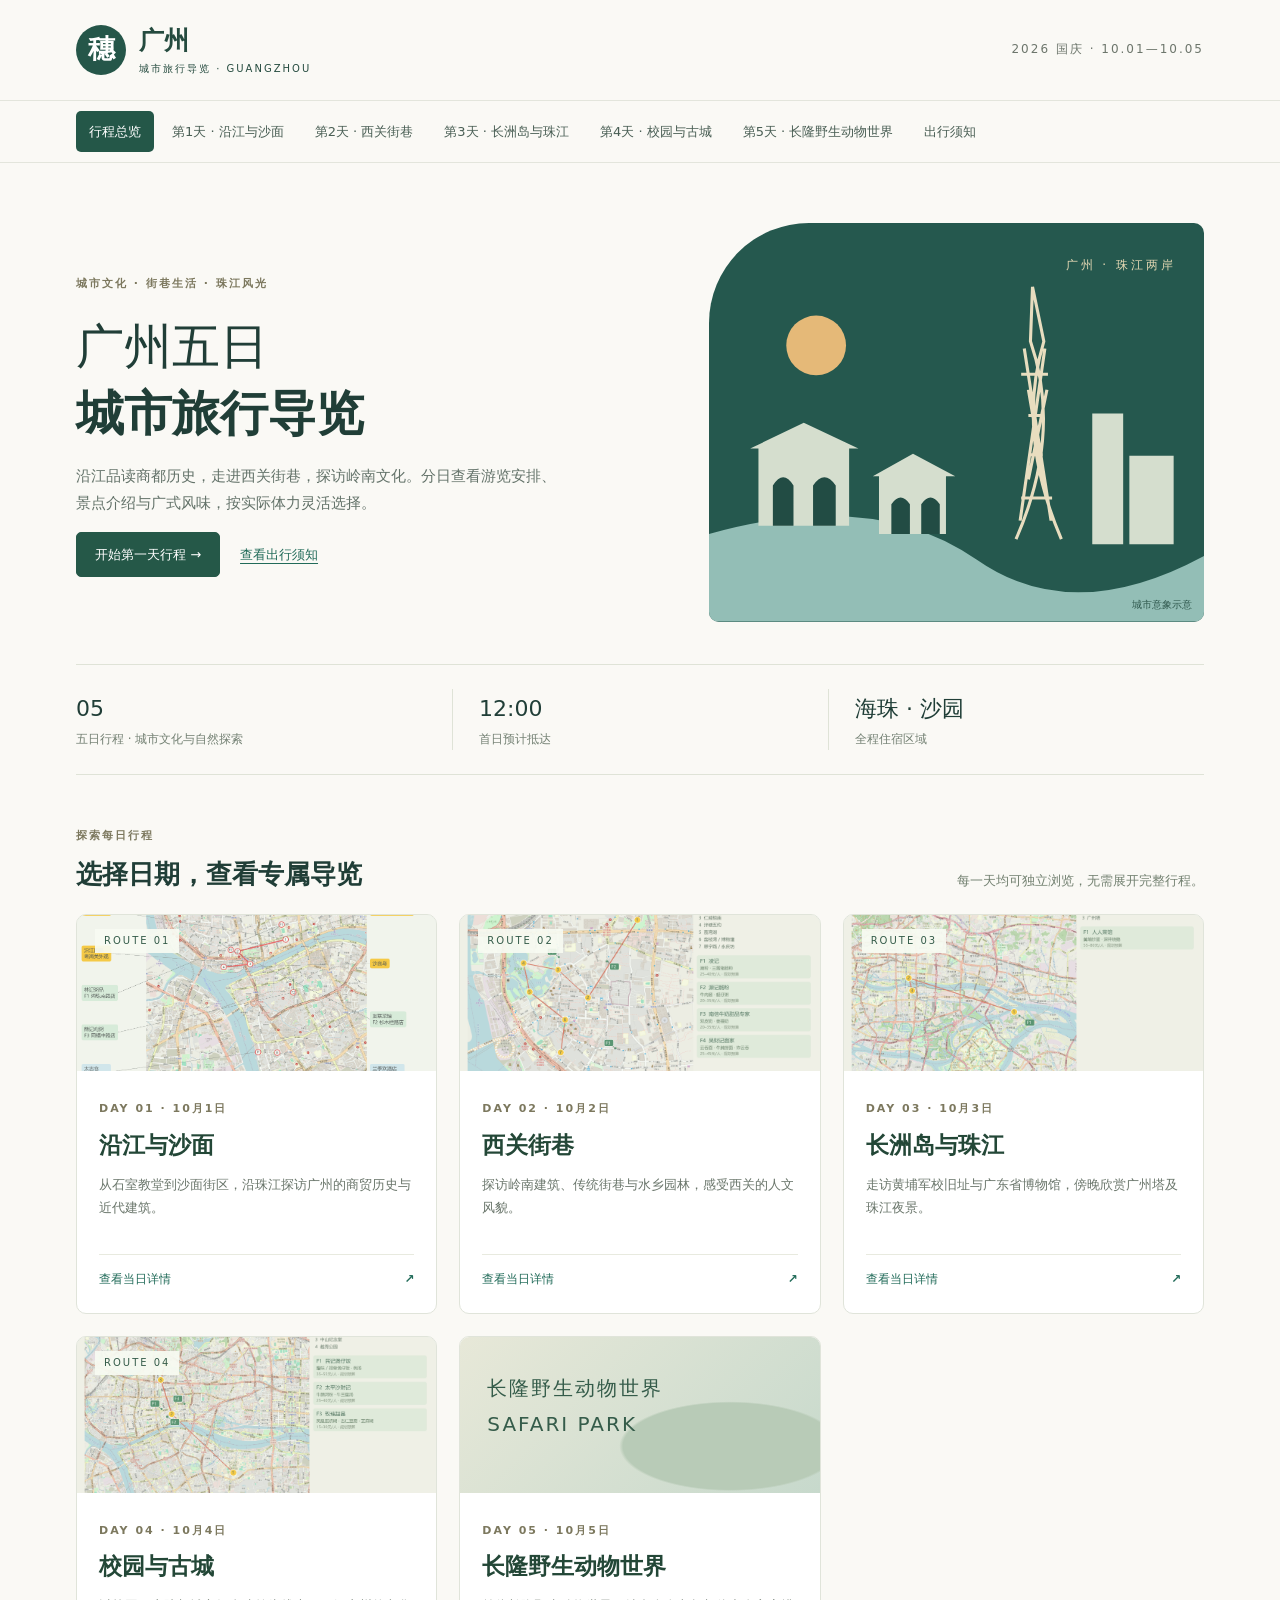
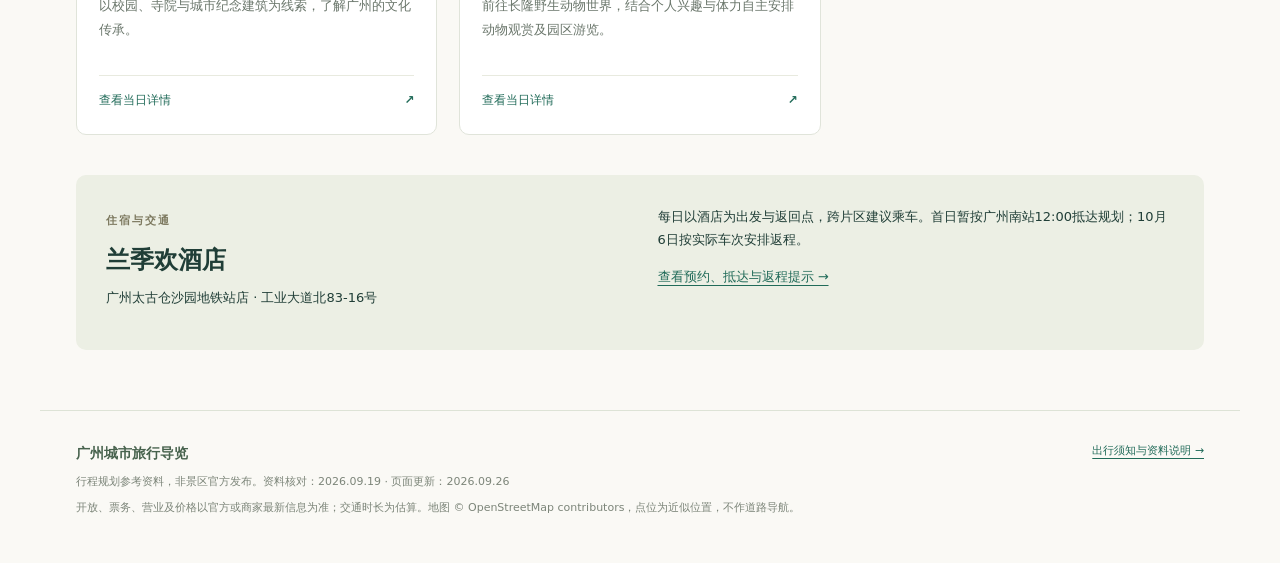
<file: docs/index.html>
<!doctype html><html lang="zh-CN"><head><meta charset="utf-8"><meta name="viewport" content="width=device-width,initial-scale=1"><meta name="description" content="广州五日旅行导览：每日行程、景点文化、沿途餐饮与游览地图。"><title>行程总览｜广州旅行导览</title><link rel="stylesheet" href="guide.css"><script defer src="guide.js"></script></head><body><a class="skip" href="#main">跳至正文</a><header class="masthead"><a class="brand" href="index.html"><span class="brand-mark">穗</span><span>广州<span class="brand-sub">城市旅行导览 · GUANGZHOU</span></span></a><span class="season">2026 国庆 · 10.01—10.05</span></header><nav class="global-nav" aria-label="主要导航"><a href="index.html" aria-current="page">行程总览</a><a href="day1.html" >第1天 · 沿江与沙面</a><a href="day2.html" >第2天 · 西关街巷</a><a href="day3.html" >第3天 · 长洲岛与珠江</a><a href="day4.html" >第4天 · 校园与古城</a><a href="day5.html" >第5天 · 长隆野生动物世界</a><a href="practical.html" >出行须知</a></nav><main id="main"><section class="hero"><div><span class="eyebrow">城市文化 · 街巷生活 · 珠江风光</span><h1>广州五日<br><em>城市旅行导览</em></h1><p>沿江品读商都历史，走进西关街巷，探访岭南文化。分日查看游览安排、景点介绍与广式风味，按实际体力灵活选择。</p><a class="button primary" href="day1.html">开始第一天行程 →</a><a class="text-link" href="practical.html">查看出行须知</a></div><div class="hero-art" aria-hidden="true"><span class="art-caption">广州 · 珠江两岸</span><svg viewBox="0 0 480 350"><path d="M0 265 Q160 220 260 290 T500 275V350H0Z" fill="#93beb6"/><g fill="none" stroke="#e8ddbf" stroke-width="3"><path d="M298 270 Q343 167 312 78L314 25M342 270 Q298 167 325 78L314 25M306 85L332 252M326 85L302 252M310 125L325 212M328 125L310 212M303 110H329M310 150H323M311 188H324M303 230H333"/></g><g fill="#d5dece"><path d="M48 257V182H136V257M40 182L92 157L145 182Z"/><path d="M165 265V209H230V265M159 209L198 187L239 209Z"/><path d="M372 275V148H402V275M408 275V189H451V275"/></g><g fill="#224c44"><path d="M62 257V218Q72 202 82 218V257M101 257V218Q112 202 123 218V257M177 265V236Q186 223 195 236V265M206 265V236Q215 223 224 236V265"/></g><circle cx="104" cy="82" r="29" fill="#e5b978"/></svg><span class="art-note">城市意象示意</span></div></section><section class="overview-strip" aria-label="行程概况"><div><b>05</b><span>五日行程 · 城市文化与自然探索</span></div><div><b>12:00</b><span>首日预计抵达</span></div><div><b>海珠 · 沙园</b><span>全程住宿区域</span></div></section><section class="section-head"><div><span class="eyebrow">探索每日行程</span><h2>选择日期，查看专属导览</h2></div><p>每一天均可独立浏览，无需展开完整行程。</p></section><div class="day-grid"><a class="day-card" href="day1.html"><div class="card-map"><img src="Day1.png" alt="" loading="lazy"><span>ROUTE 01</span></div><div class="card-copy"><span class="eyebrow">DAY 01 · 10月1日</span><h3>沿江与沙面</h3><p>从石室教堂到沙面街区，沿珠江探访广州的商贸历史与近代建筑。</p><span class="card-cta">查看当日详情 <b>↗</b></span></div></a><a class="day-card" href="day2.html"><div class="card-map"><img src="Day2-Food.png" alt="" loading="lazy"><span>ROUTE 02</span></div><div class="card-copy"><span class="eyebrow">DAY 02 · 10月2日</span><h3>西关街巷</h3><p>探访岭南建筑、传统街巷与水乡园林，感受西关的人文风貌。</p><span class="card-cta">查看当日详情 <b>↗</b></span></div></a><a class="day-card" href="day3.html"><div class="card-map"><img src="Day3-Food.png" alt="" loading="lazy"><span>ROUTE 03</span></div><div class="card-copy"><span class="eyebrow">DAY 03 · 10月3日</span><h3>长洲岛与珠江</h3><p>走访黄埔军校旧址与广东省博物馆，傍晚欣赏广州塔及珠江夜景。</p><span class="card-cta">查看当日详情 <b>↗</b></span></div></a><a class="day-card" href="day4.html"><div class="card-map"><img src="Day4-Food.png" alt="" loading="lazy"><span>ROUTE 04</span></div><div class="card-copy"><span class="eyebrow">DAY 04 · 10月4日</span><h3>校园与古城</h3><p>以校园、寺院与城市纪念建筑为线索，了解广州的文化传承。</p><span class="card-cta">查看当日详情 <b>↗</b></span></div></a><a class="day-card" href="day5.html"><div class="card-map free-art"><span>长隆野生动物世界<br>SAFARI PARK</span></div><div class="card-copy"><span class="eyebrow">DAY 05 · 10月5日</span><h3>长隆野生动物世界</h3><p>前往长隆野生动物世界，结合个人兴趣与体力自主安排动物观赏及园区游览。</p><span class="card-cta">查看当日详情 <b>↗</b></span></div></a></div><section class="stay"><div><span class="eyebrow">住宿与交通</span><h2>兰季欢酒店</h2><p>广州太古仓沙园地铁站店 · 工业大道北83-16号</p></div><div><p>每日以酒店为出发与返回点，跨片区建议乘车。首日暂按广州南站12:00抵达规划；10月6日按实际车次安排返程。</p><a href="practical.html">查看预约、抵达与返程提示 →</a></div></section></main><footer><div><strong>广州城市旅行导览</strong><p>行程规划参考资料，非景区官方发布。资料核对：2026.09.19 · 页面更新：2026.09.26</p><p>开放、票务、营业及价格以官方或商家最新信息为准；交通时长为估算。地图 © OpenStreetMap contributors，点位为近似位置，不作道路导航。</p></div><a href="practical.html">出行须知与资料说明 →</a></footer></body></html>
</file>
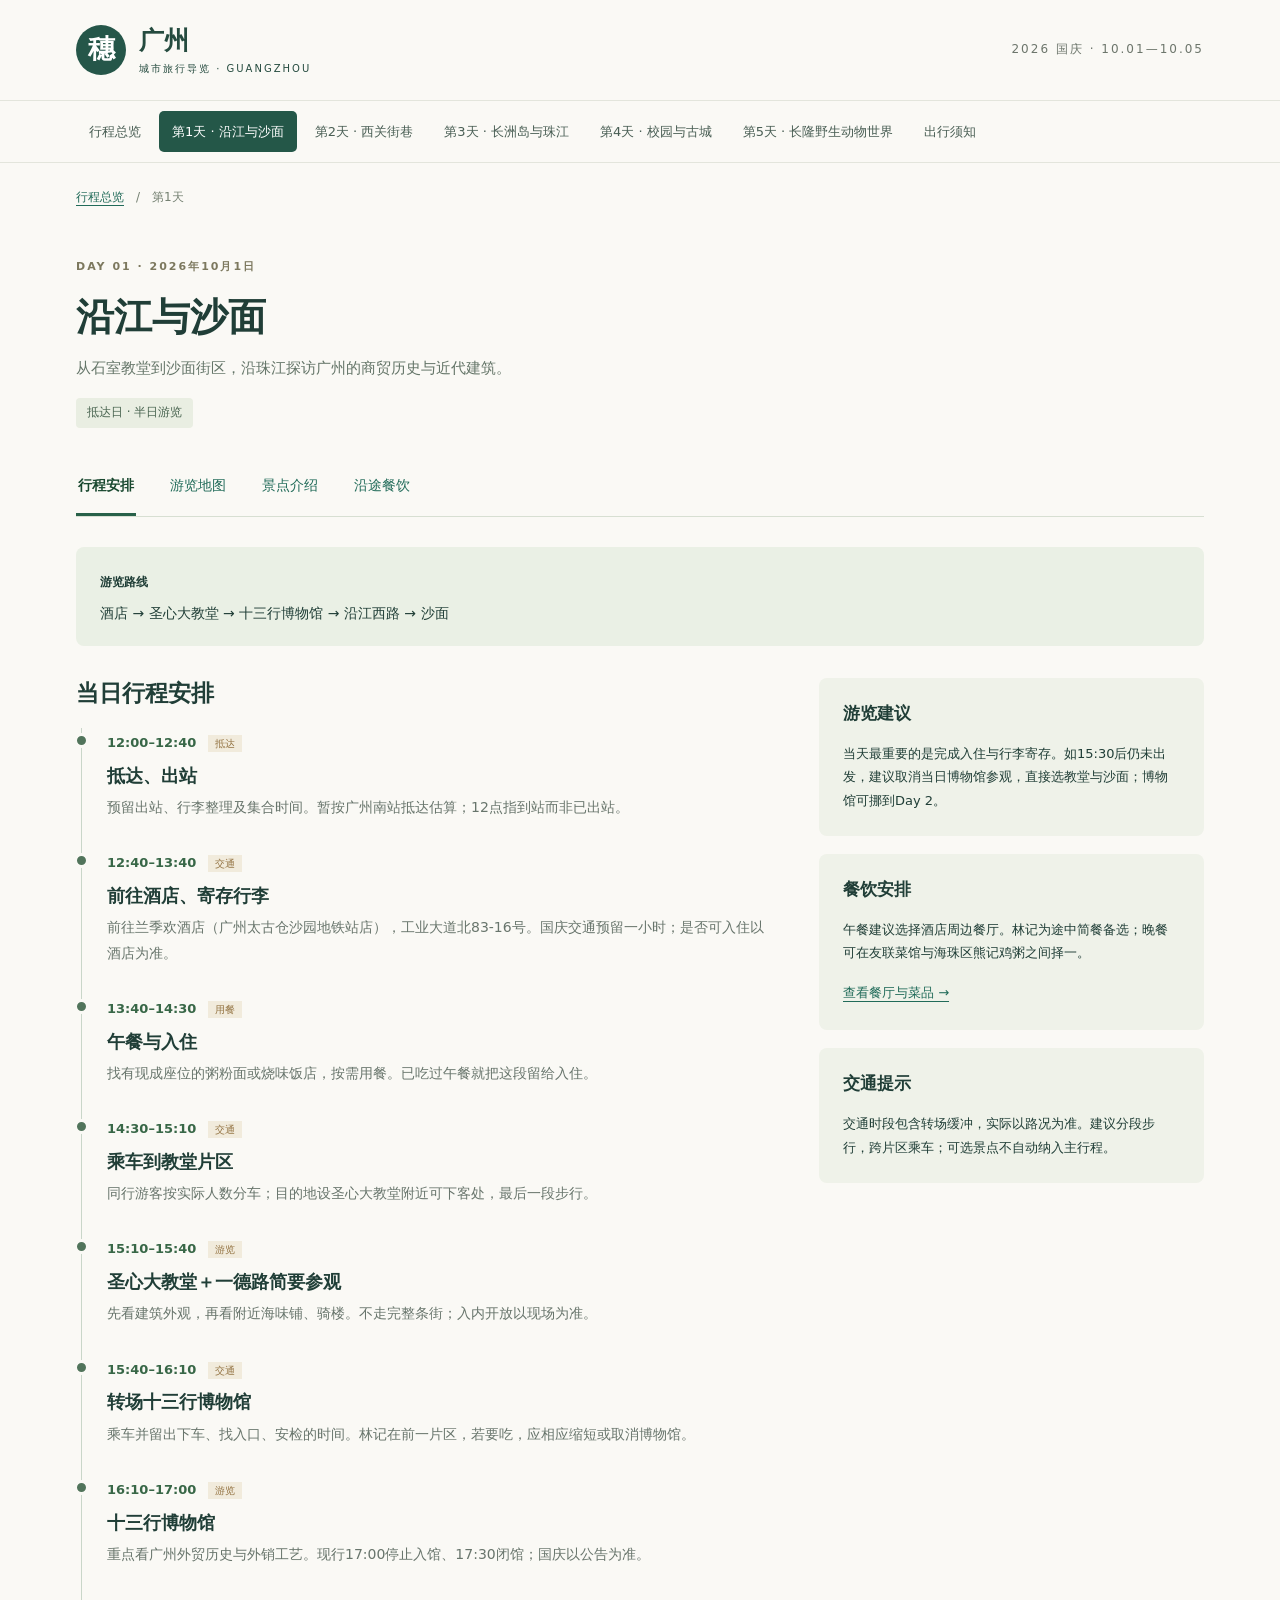
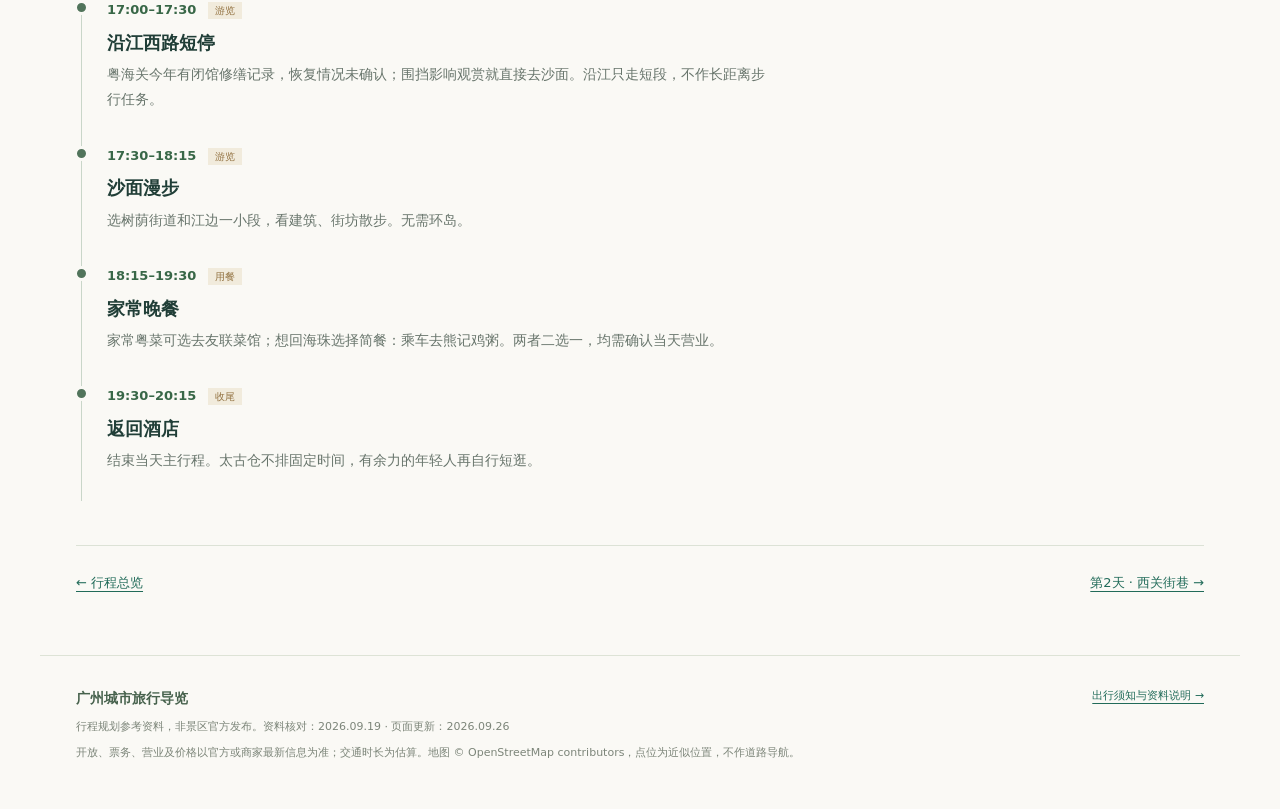
<file: docs/day1.html>
<!doctype html><html lang="zh-CN"><head><meta charset="utf-8"><meta name="viewport" content="width=device-width,initial-scale=1"><meta name="description" content="广州五日旅行导览：每日行程、景点文化、沿途餐饮与游览地图。"><title>第1天 · 沿江与沙面｜广州旅行导览</title><link rel="stylesheet" href="guide.css"><script defer src="guide.js"></script></head><body><a class="skip" href="#main">跳至正文</a><header class="masthead"><a class="brand" href="index.html"><span class="brand-mark">穗</span><span>广州<span class="brand-sub">城市旅行导览 · GUANGZHOU</span></span></a><span class="season">2026 国庆 · 10.01—10.05</span></header><nav class="global-nav" aria-label="主要导航"><a href="index.html" >行程总览</a><a href="day1.html" aria-current="page">第1天 · 沿江与沙面</a><a href="day2.html" >第2天 · 西关街巷</a><a href="day3.html" >第3天 · 长洲岛与珠江</a><a href="day4.html" >第4天 · 校园与古城</a><a href="day5.html" >第5天 · 长隆野生动物世界</a><a href="practical.html" >出行须知</a></nav><main id="main"><div class="breadcrumb"><a href="index.html">行程总览</a><span>/</span>第1天</div><section class="day-hero" id="day1"><span class="eyebrow">DAY 01 · 2026年10月1日</span><h1>沿江与沙面</h1><p>从石室教堂到沙面街区，沿珠江探访广州的商贸历史与近代建筑。</p><span class="chip">抵达日 · 半日游览</span></section><div class="section-nav" aria-label="当日内容"><a id="tab-schedule" href="#schedule-day1" data-panel="schedule-day1">行程安排</a><a id="tab-map" href="#map-day1" data-panel="map-day1">游览地图</a><a id="tab-guide" href="#guide-day1" data-panel="guide-day1">景点介绍</a><a id="tab-food" href="#food-day1" data-panel="food-day1">沿途餐饮</a></div><section class="tab-panel" id="schedule-day1" aria-labelledby="tab-schedule"><div class="route-banner"><b>游览路线</b><p>酒店 → 圣心大教堂 → 十三行博物馆 → 沿江西路 → 沙面</p></div><div class="layout"><div><h2>当日行程安排</h2><ol class="timeline"><li class="event"><div><time>12:00–12:40</time><span class="tag">抵达</span></div><h3>抵达、出站</h3><p>预留出站、行李整理及集合时间。暂按广州南站抵达估算；12点指到站而非已出站。</p></li><li class="event"><div><time>12:40–13:40</time><span class="tag">交通</span></div><h3>前往酒店、寄存行李</h3><p>前往兰季欢酒店（广州太古仓沙园地铁站店），工业大道北83-16号。国庆交通预留一小时；是否可入住以酒店为准。</p></li><li class="event"><div><time>13:40–14:30</time><span class="tag">用餐</span></div><h3>午餐与入住</h3><p>找有现成座位的粥粉面或烧味饭店，按需用餐。已吃过午餐就把这段留给入住。</p></li><li class="event"><div><time>14:30–15:10</time><span class="tag">交通</span></div><h3>乘车到教堂片区</h3><p>同行游客按实际人数分车；目的地设圣心大教堂附近可下客处，最后一段步行。</p></li><li class="event"><div><time>15:10–15:40</time><span class="tag">游览</span></div><h3>圣心大教堂＋一德路简要参观</h3><p>先看建筑外观，再看附近海味铺、骑楼。不走完整条街；入内开放以现场为准。</p></li><li class="event"><div><time>15:40–16:10</time><span class="tag">交通</span></div><h3>转场十三行博物馆</h3><p>乘车并留出下车、找入口、安检的时间。林记在前一片区，若要吃，应相应缩短或取消博物馆。</p></li><li class="event"><div><time>16:10–17:00</time><span class="tag">游览</span></div><h3>十三行博物馆</h3><p>重点看广州外贸历史与外销工艺。现行17:00停止入馆、17:30闭馆；国庆以公告为准。</p></li><li class="event"><div><time>17:00–17:30</time><span class="tag">游览</span></div><h3>沿江西路短停</h3><p>粤海关今年有闭馆修缮记录，恢复情况未确认；围挡影响观赏就直接去沙面。沿江只走短段，不作长距离步行任务。</p></li><li class="event"><div><time>17:30–18:15</time><span class="tag">游览</span></div><h3>沙面漫步</h3><p>选树荫街道和江边一小段，看建筑、街坊散步。无需环岛。</p></li><li class="event"><div><time>18:15–19:30</time><span class="tag">用餐</span></div><h3>家常晚餐</h3><p>家常粤菜可选去友联菜馆；想回海珠选择简餐：乘车去熊记鸡粥。两者二选一，均需确认当天营业。</p></li><li class="event"><div><time>19:30–20:15</time><span class="tag">收尾</span></div><h3>返回酒店</h3><p>结束当天主行程。太古仓不排固定时间，有余力的年轻人再自行短逛。</p></li></ol></div><aside><div class="panel"><h3>游览建议</h3><p>当天最重要的是完成入住与行李寄存。如15:30后仍未出发，建议取消当日博物馆参观，直接选教堂与沙面；博物馆可挪到Day 2。</p></div><div class="panel"><h3>餐饮安排</h3><p>午餐建议选择酒店周边餐厅。林记为途中简餐备选；晚餐可在友联菜馆与海珠区熊记鸡粥之间择一。</p><a href="#food-day1">查看餐厅与菜品 →</a></div><div class="panel"><h3>交通提示</h3><p>交通时段包含转场缓冲，实际以路况为准。建议分段步行，跨片区乘车；可选景点不自动纳入主行程。</p></div></aside></div></section><section class="tab-panel" id="map-day1" aria-labelledby="tab-map"><div class="section-head"><div><h2>第1天游览地图</h2><p>绿色 F 编号为餐饮候选，具体取舍请参照行程安排。</p></div><a class="button" href="Day1.png" target="_blank">打开原图 ↗</a></div><a href="Day1.png" target="_blank"><img class="map" src="Day1.png" alt="第1天景点及餐饮候选位置地图"></a><p class="guide-explain">连线表示游览关系，不代表实际道路。部分店铺为街区近似点，请使用完整店名与地址导航。</p></section><section class="guidebook tab-panel" aria-labelledby="tab-guide" id="guide-day1" aria-label="第1天景点讲解"><h3>景点介绍与游览指引</h3><p class="guide-lead">从教堂、外贸展馆到江岸建筑，今天看广州怎样与世界相遇。沙面放慢脚步，同时感受当代街区生活。</p><p class="guide-explain">选择景点名称可展开介绍。时长是建议停留时间，顺路点与主景点共用时段，不能逐项相加；可选项目不自动加入时间轴。背景附资料链接，路线及游览时长为本次行程建议。</p><div class="guide-index"><a href="#sight-1-1">圣心大教堂</a><a href="#sight-1-2">一德路</a><a href="#sight-1-3">广州十三行博物馆</a><a href="#sight-1-4">文化公园</a><a href="#sight-1-5">沿江西路 · 粤海关大楼</a><a href="#sight-1-6">沙面岛</a><a href="#sight-1-7">太古仓</a></div><div class="guide-tools"><button data-guide="guide-day1" data-open="yes">展开全部景点介绍</button><button data-guide="guide-day1" data-open="no">收起景点介绍</button></div><details class="sight" id="sight-1-1"><summary><span class="sight-name">圣心大教堂<span class="sight-meta">重点 · 建议20–30分钟</span></span></summary><div class="sight-body"><dl><dt>历史与文化背景</dt><dd>这座俗称“石室”的天主教堂建于1863—1888年，以花岗岩营造哥特式建筑。把它放在第一站，可以看到广州作为通商城市，怎样留下不同宗教与建筑文化的印记。</dd><dt>主要看点</dt><dd>先站远一点看双塔与尖拱，再走近看石材接缝、门窗比例；若开放入内，再看彩色玻璃如何改变室内光线。建议留意建筑整体与细部装饰。</dd><dt>建议游览方式</dt><dd>街口下车 → 教堂前方看全景 → 允许开放的区域简要参观 → 返回一德路。外观已能完成主要体验；入内排队长就跳过。</dd><dt>游览提示</dt><dd>这里仍是宗教活动场所，保持安静，服装得体，遵守禁拍与礼拜安排。年长游客停留在平缓区域，不为取景反复穿行人群。</dd></dl><p class="reference"><a href="https://www.gdwsw.gov.cn/shsy/content/post_30312.html" target="_blank" rel="noopener noreferrer">背景／参观资料 ↗</a></p></div></details><details class="sight" id="sight-1-2"><summary><span class="sight-name">一德路<span class="sight-meta">顺路 · 建议10–15分钟</span></span></summary><div class="sight-body"><dl><dt>历史与文化背景</dt><dd>这段街区的味道来自日常买卖：海味、干货与批发商铺，比单纯的景点街更能解释广州人的饮食生活。它是教堂周边的街头观察段，不是新增购物任务。</dd><dt>主要看点</dt><dd>看看店铺如何陈列干货，留意骑楼下的人流与货流。遇到不认识的食材可以先问用途，拍店内商品前征得同意。</dd><dt>建议游览方式</dt><dd>教堂出来只看附近一个街段，再乘车去文化公园；与教堂共用时间，不把整条一德路走完。</dd><dt>游览提示</dt><dd>避让手推车、装卸货与电动车。不要站在店门中间合影，也不必为了“地道”专门购买海味。此卡为街区观察建议。</dd></dl><p class="reference"><a href="https://ditu.amap.com/search?query=广州一德路" target="_blank" rel="noopener noreferrer">位置查询（非历史资料） ↗</a></p></div></details><details class="sight" id="sight-1-3"><summary><span class="sight-name">广州十三行博物馆<span class="sight-meta">重点 · 建议40–50分钟</span></span></summary><div class="sight-body"><dl><dt>历史与文化背景</dt><dd>博物馆位于清代十三行商馆区遗址范围、今天的文化公园内。“十三行”要理解为清代广州对外贸易中的行商与制度背景，不能简单想成固定不变的十三间铺子。</dd><dt>主要看点</dt><dd>带着“广州怎样做世界生意”这个问题，看港口与商馆图像，再选外销工艺品观察中西审美怎样相遇。建议选取三件感兴趣的展品重点欣赏。</dd><dt>建议游览方式</dt><dd>入馆先看展厅导览 → 贸易背景 → 商馆与行商 → 外销工艺。首日时间紧，按这条主题线结束，建议选择重点内容参观。</dd><dt>游览提示</dt><dd>当前常规17:00止入、17:30闭馆，国庆仍需核对。晚出酒店就删这一站；“到了文化公园”不等于已经通过博物馆安检。</dd></dl><p class="reference"><a href="https://www.gzass.gd.cn/whzc/wenhuasheshi/bowuguan/286.html" target="_blank" rel="noopener noreferrer">背景／参观资料 ↗</a></p></div></details><details class="sight" id="sight-1-4"><summary><span class="sight-name">文化公园<span class="sight-meta">顺路 · 建议5–15分钟</span></span></summary><div class="sight-body"><dl><dt>历史与文化背景</dt><dd>这里的前身与1951年的华南土特产展览交流大会有关，1956年定名文化公园。它既承接展览记忆，也是街坊日常活动的公共空间。</dd><dt>主要看点</dt><dd>经过时观察树下聊天、看展和文娱活动：本地生活不全在热门店铺里。当天有没有演出、灯饰或临展，以园方公告为准。</dd><dt>建议游览方式</dt><dd>利用往返十三行博物馆的一小段园路看看，不另加一圈公园。没有入馆计划时，也不必专门绕来。</dd><dt>游览提示</dt><dd>这是与博物馆共用的游览时间。见到街坊活动可旁观，不近距离拍摄陌生人的正脸。</dd></dl><p class="reference"><a href="https://lyylj.gz.gov.cn/zwgk/zfxxgkml/bmwj/jytabljgwj/content/post_8343030.html" target="_blank" rel="noopener noreferrer">背景／参观资料 ↗</a></p></div></details><details class="sight" id="sight-1-5"><summary><span class="sight-name">沿江西路 · 粤海关大楼<span class="sight-meta">短停／施工待核 · 建议15–25分钟</span></span></summary><div class="sight-body"><dl><dt>历史与文化背景</dt><dd>沿江这段可以读出广州的商贸史。1916年建成的粤海关大楼，俗称“大钟楼”，以中轴对称、柱廊和钟塔成为西堤的重要地标。</dd><dt>主要看点</dt><dd>把大楼和珠江放在同一个视野中：海关为何面向江岸，正是理解港口城市的切入点。看钟楼、柱廊与两侧对称关系，有助于理解建筑与城市的关系。</dd><dt>建议游览方式</dt><dd>从文化公园片区转到沿江安全人行区域，挑一段江景即可；若围挡影响观赏，直接去沙面。无需步行贯穿整条沿江西路。</dd><dt>游览提示</dt><dd>查到2026年2月24日起闭馆修缮的报道，尚未确认恢复开放。故仅保留条件式外观短停，不能保证国庆能拍到完整立面，更不安排入馆。</dd></dl><p class="reference"><a href="https://www.gzsqw.org.cn/c/sdfzpc/ycls/9626.jhtml" target="_blank" rel="noopener noreferrer">背景／参观资料 ↗</a> · <a href="https://huacheng.gz-cmc.com/pages/2026/04/08/dd4a0105f7a54bfeb84226ed52160314.html" target="_blank" rel="noopener noreferrer">2026年修缮报道 ↗</a></p></div></details><details class="sight" id="sight-1-6"><summary><span class="sight-name">沙面岛<span class="sight-meta">重点 · 建议35–45分钟</span></span></summary><div class="sight-body"><dl><dt>历史与文化背景</dt><dd>沙面有近代租界历史，保留下来的领事、商业与公共建筑，让这里成为观察广州近代城市变迁的一片街区。优美街景背后，也有不平等条约时代的背景。</dd><dt>主要看点</dt><dd>看建筑的外廊、百叶窗与树荫：不同西式风格也要适应广州湿热气候。留意建筑说明牌，再观察今天散步、工作和生活的人怎样使用这片街区。</dd><dt>建议游览方式</dt><dd>选方便抵达的一端进入 → 沙面大街树荫段 → 一小段江边 → 就近离岛用餐。只选一条短线，不环岛、不逐栋找门牌。</dd><dt>游览提示</dt><dd>道路看似平缓，路缘与局部铺装仍需留意。部分建筑仍在使用或施工，外观参观即可，不能建议进门拍照。</dd></dl><p class="reference"><a href="https://www.lw.gov.cn/yshj/sdpt/wslhlq/ptfc/content/post_9053218.html" target="_blank" rel="noopener noreferrer">背景／参观资料 ↗</a></p></div></details><details class="sight" id="sight-1-7"><summary><span class="sight-name">太古仓<span class="sight-meta">晚间可选 · 建议20–30分钟</span></span></summary><div class="sight-body"><dl><dt>历史与文化背景</dt><dd>太古仓来自20世纪初的码头仓储设施，如今转为滨水商业与休闲空间。红砖仓库与江岸一起，讲的是广州港口运输和工业设施再利用的故事。</dd><dt>主要看点</dt><dd>看仓库连续的体量、屋顶轮廓与码头关系，顺便吹江风。这里有商业氛围，属于更新后的滨水休闲街区。</dd><dt>建议游览方式</dt><dd>仅在返回酒店后仍有余力时前往，走一段滨江公共空间就返回；不安排消费，不要求全家一起增加活动。</dd><dt>游览提示</dt><dd>第一天年长游客按原时间休息。酒店名带“太古仓”不代表仓库就在门口，实际步行距离以酒店出发导航确认。</dd></dl><p class="reference"><a href="https://ghzyj.gz.gov.cn/sjb/xw/gzdt/content/post_9946472.html" target="_blank" rel="noopener noreferrer">背景／参观资料 ↗</a></p></div></details><a class="guide-jump" href="#day1">↑ 返回行程安排</a></section><section class="tab-panel foodbook" id="food-day1" aria-labelledby="tab-food"><div class="guide" id="day1-guide"><h2>沿途餐饮与广式风味</h2>
<p>抵达后先前往酒店寄存行李，并在周边用午餐。下午游览教堂、十三行博物馆、沿江与沙面。以下餐厅供沿途简餐或晚餐选择。</p>
<p><strong>地图F1—F3是选择，不是固定游览项目。</strong>建议根据所在片区、营业情况和候餐时间择一用餐。小型店铺可考虑分桌；跨片区建议乘车。</p>
<div class="places">
<article><h3>F1 林记粥品店（海珠南路店）</h3><p><strong>特色粥品与咸煎饼。</strong><br>海珠南路157号。教堂附近游览时，可按需要安排简餐。</p><p>建议点单：每人一碗咸瘦肉粥，合点咸煎饼／炸云吞；可按食量加点干炒牛河。规划预留25—40元/人；携程参考人均24元，不是实时菜单。</p><p>旧食客反馈有路过反复来吃的记录，也提到店里偏热、拥挤。已核实地址，尚未取得2026近期到店反馈与国庆营业时间。电话020-88909356。</p><a href="https://gs.ctrip.com/html5/you/foods/fooddetail/152/5325123.html" target="_blank">店铺／菜品资料</a><a href="https://www.amap.com/place/B00140NHAG" target="_blank">地图地址</a><p>大众点评请搜完整店名＋海珠南路157号；门店直达链接尚待核实。</p></article>
<article><h3>F2 友联菜馆（杉木栏路店）</h3><p><strong>家常粤菜，作为同行游客的晚餐候选。</strong><br>杉木栏路163号。文化公园以西、沙面北面的老街片区；沙面游览后去用餐，年长游客可乘车到附近。</p><p>建议点单：清平鸡＋一份时蔬＋一道家常蛋菜，再按人数加饭、汤或小炒。先问当天有什么，内脏菜只在大家都接受时点。规划预留60—90元/人；点评公开页参考人均71元。</p><p>以家常粤菜为主要选择。能看到2024年食客记录；评价并非一边倒，有人喜欢鸡，也有人觉得部分菜分量小、口感不合意。国庆是否营业、能否坐下须另核实。电话020-81876751。</p><a href="https://www.dianping.com/shop/521176/photos/album" target="_blank">大众点评店铺／相册</a><a href="https://you.ctrip.com/food/guangzhou152/5324278.html" target="_blank">菜品与正反评价</a></article>
<article><h3>F3 熊记鸡粥（同福中路店）</h3><p><strong>过江后的粥粉简餐备选，不必专程加一站。</strong><br>同福中路416号。与酒店同在海珠区，但与酒店之间仍需转场，也不在沙面步行线上；想在回程吃简单些才选。</p><p>建议点单：鸡皇粥或滑鸡粥＋牛肉肠／蛋肠。规划预留25—40元/人；携程参考人均21元。</p><p>旧报道描述为同福路小型街坊粥铺。平台列07:00—13:30、17:00—次日02:00，中午抵达后未必赶得上，不安排为固定午餐。近期食评不足，营业待确认。电话020-84244521。</p><a href="https://gs.ctrip.com/html5/you/foods/fooddetail/152/444800.html" target="_blank">店铺／地址资料</a><a href="https://m.thepaper.cn/newsDetail_forward_3249180" target="_blank">同福路旧报道（2019）</a><p>大众点评请搜“熊记鸡粥 同福中路416号”；尚未核实直达链接，勿选工业大道分店。</p></article></div>
<h3>餐饮与路线衔接</h3><p><strong>一德路看海味铺和骑楼 → 教堂外观 → 博物馆／文化公园 → 沿江走一段 → 沙面看建筑和江景 → 友联吃家常晚餐。</strong>林记为沿途简餐备选；如提前返回海珠，可选择熊记替代友联。景点按兴趣取舍，不把小店串成全程步行路线。</p>
<p>文化公园和沿江可以看看街坊下棋、散步的日常场景，遇到就看看，不安排成必看的表演。沙面不必逐栋拍照，可按兴趣自行停留；太古仓依旧只是有余力时的选项。</p>
<p>十三行博物馆目前公布17:00停止入馆，晚到就改Day 2。<a href="https://www.lw.gov.cn/ywb/fw/ly/whss/content/post_9105819.html">官方开放资料</a></p>
<p><small>收集日期2026-09-19。小店定位有旧报道与食客记录支持，但不足以断言现在本地客占比或最新出品。预算是规划预留；国庆菜单和营业须临近核实。地图为近似位置，F2/F3按地址片区示意，请用完整店名导航。</small></p></div>
</section><nav class="page-turn" aria-label="前后行程"><a href="index.html">← 行程总览</a><a href="day2.html">第2天 · 西关街巷 →</a></nav></main><footer><div><strong>广州城市旅行导览</strong><p>行程规划参考资料，非景区官方发布。资料核对：2026.09.19 · 页面更新：2026.09.26</p><p>开放、票务、营业及价格以官方或商家最新信息为准；交通时长为估算。地图 © OpenStreetMap contributors，点位为近似位置，不作道路导航。</p></div><a href="practical.html">出行须知与资料说明 →</a></footer></body></html>
</file>
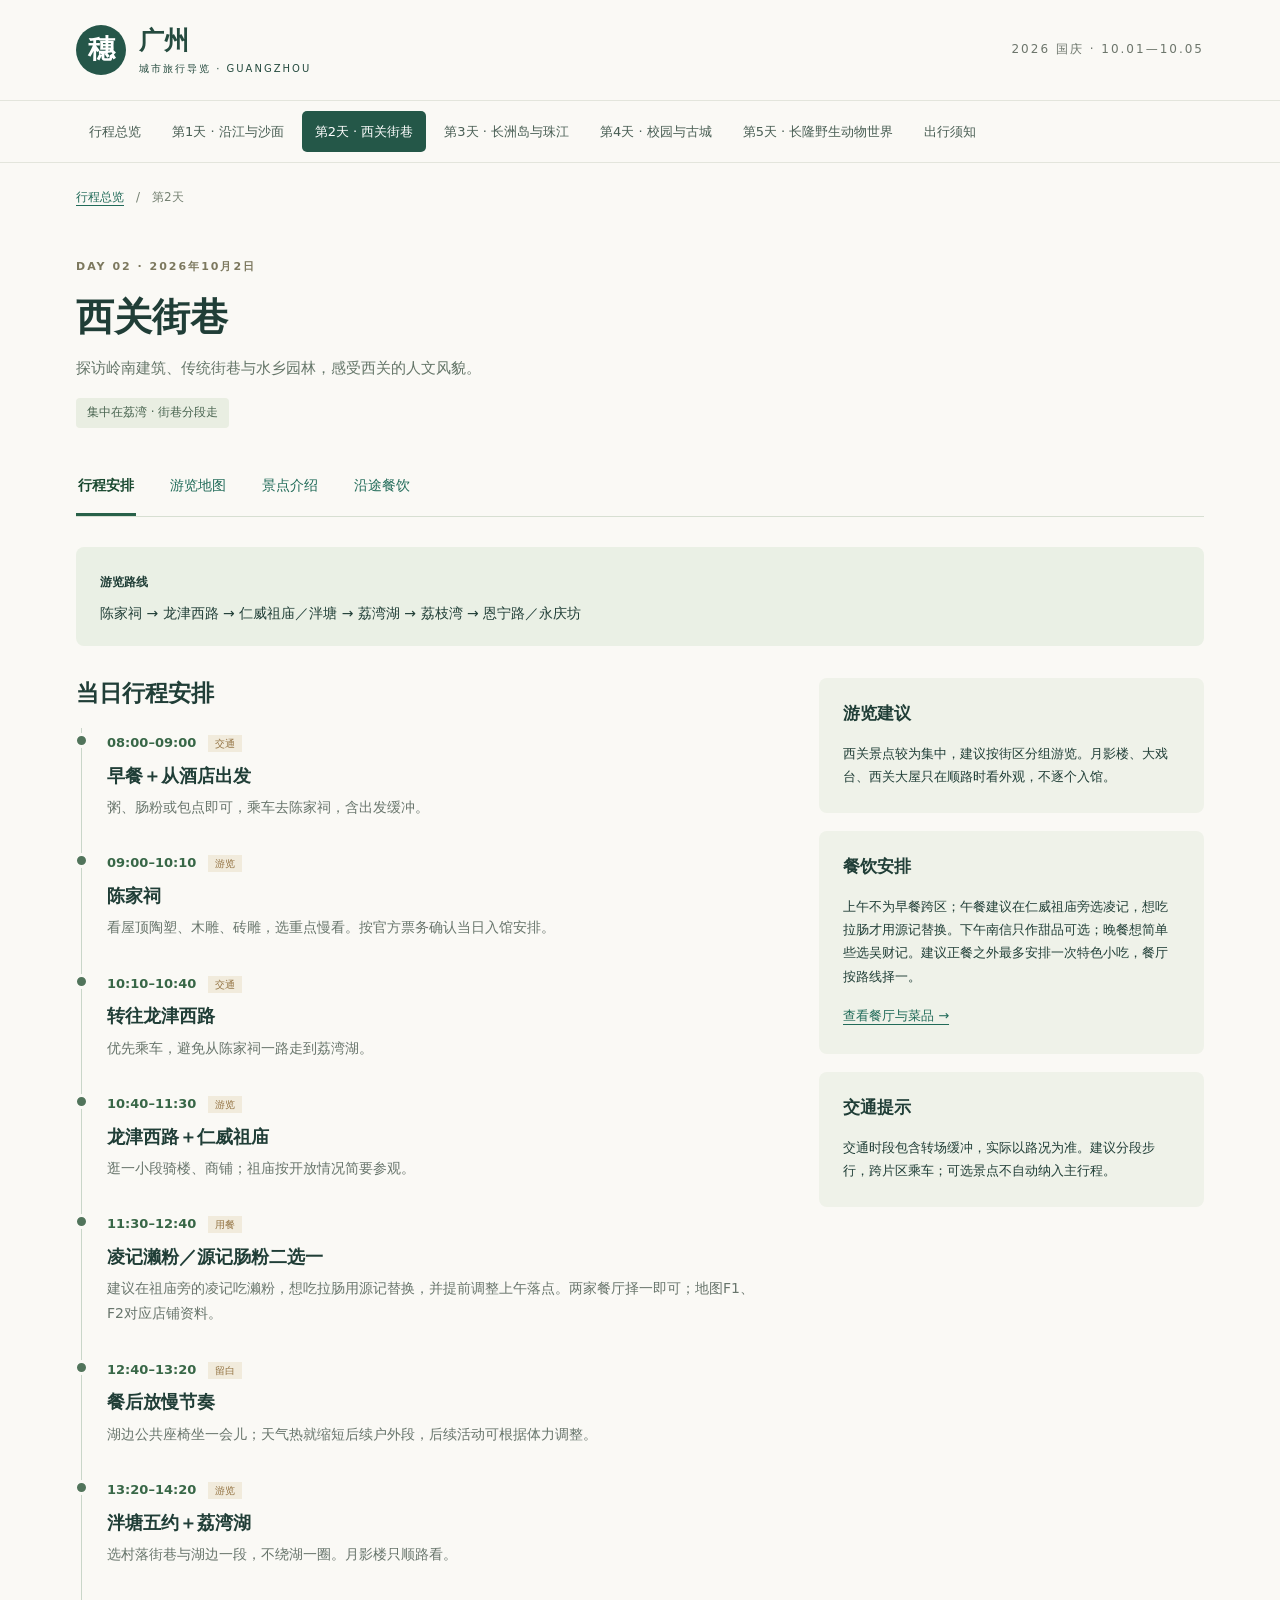
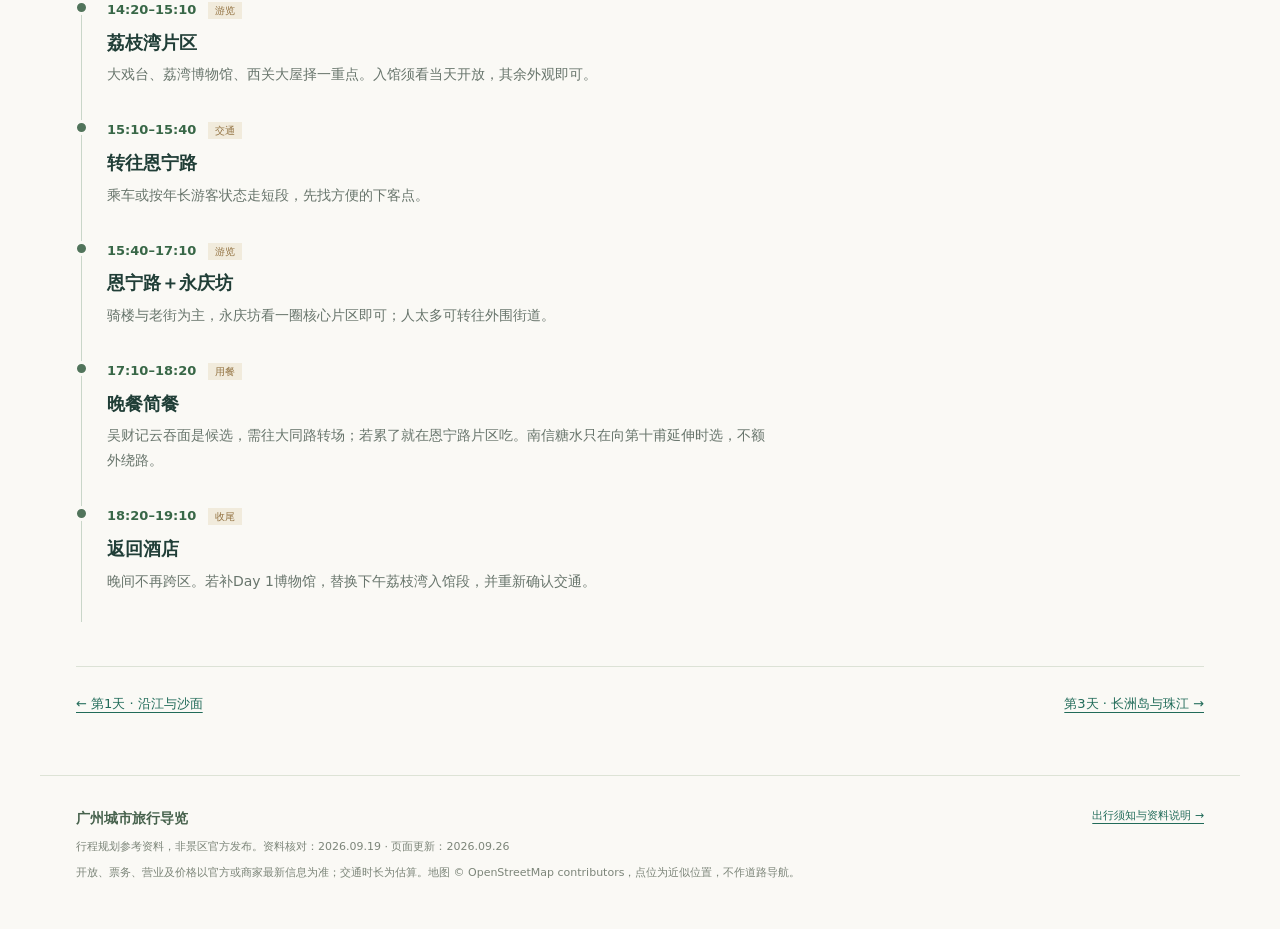
<file: docs/day2.html>
<!doctype html><html lang="zh-CN"><head><meta charset="utf-8"><meta name="viewport" content="width=device-width,initial-scale=1"><meta name="description" content="广州五日旅行导览：每日行程、景点文化、沿途餐饮与游览地图。"><title>第2天 · 西关街巷｜广州旅行导览</title><link rel="stylesheet" href="guide.css"><script defer src="guide.js"></script></head><body><a class="skip" href="#main">跳至正文</a><header class="masthead"><a class="brand" href="index.html"><span class="brand-mark">穗</span><span>广州<span class="brand-sub">城市旅行导览 · GUANGZHOU</span></span></a><span class="season">2026 国庆 · 10.01—10.05</span></header><nav class="global-nav" aria-label="主要导航"><a href="index.html" >行程总览</a><a href="day1.html" >第1天 · 沿江与沙面</a><a href="day2.html" aria-current="page">第2天 · 西关街巷</a><a href="day3.html" >第3天 · 长洲岛与珠江</a><a href="day4.html" >第4天 · 校园与古城</a><a href="day5.html" >第5天 · 长隆野生动物世界</a><a href="practical.html" >出行须知</a></nav><main id="main"><div class="breadcrumb"><a href="index.html">行程总览</a><span>/</span>第2天</div><section class="day-hero" id="day2"><span class="eyebrow">DAY 02 · 2026年10月2日</span><h1>西关街巷</h1><p>探访岭南建筑、传统街巷与水乡园林，感受西关的人文风貌。</p><span class="chip">集中在荔湾 · 街巷分段走</span></section><div class="section-nav" aria-label="当日内容"><a id="tab-schedule" href="#schedule-day2" data-panel="schedule-day2">行程安排</a><a id="tab-map" href="#map-day2" data-panel="map-day2">游览地图</a><a id="tab-guide" href="#guide-day2" data-panel="guide-day2">景点介绍</a><a id="tab-food" href="#food-day2" data-panel="food-day2">沿途餐饮</a></div><section class="tab-panel" id="schedule-day2" aria-labelledby="tab-schedule"><div class="route-banner"><b>游览路线</b><p>陈家祠 → 龙津西路 → 仁威祖庙／泮塘 → 荔湾湖 → 荔枝湾 → 恩宁路／永庆坊</p></div><div class="layout"><div><h2>当日行程安排</h2><ol class="timeline"><li class="event"><div><time>08:00–09:00</time><span class="tag">交通</span></div><h3>早餐＋从酒店出发</h3><p>粥、肠粉或包点即可，乘车去陈家祠，含出发缓冲。</p></li><li class="event"><div><time>09:00–10:10</time><span class="tag">游览</span></div><h3>陈家祠</h3><p>看屋顶陶塑、木雕、砖雕，选重点慢看。按官方票务确认当日入馆安排。</p></li><li class="event"><div><time>10:10–10:40</time><span class="tag">交通</span></div><h3>转往龙津西路</h3><p>优先乘车，避免从陈家祠一路走到荔湾湖。</p></li><li class="event"><div><time>10:40–11:30</time><span class="tag">游览</span></div><h3>龙津西路＋仁威祖庙</h3><p>逛一小段骑楼、商铺；祖庙按开放情况简要参观。</p></li><li class="event"><div><time>11:30–12:40</time><span class="tag">用餐</span></div><h3>凌记濑粉／源记肠粉二选一</h3><p>建议在祖庙旁的凌记吃濑粉，想吃拉肠用源记替换，并提前调整上午落点。两家餐厅择一即可；地图F1、F2对应店铺资料。</p></li><li class="event"><div><time>12:40–13:20</time><span class="tag">留白</span></div><h3>餐后放慢节奏</h3><p>湖边公共座椅坐一会儿；天气热就缩短后续户外段，后续活动可根据体力调整。</p></li><li class="event"><div><time>13:20–14:20</time><span class="tag">游览</span></div><h3>泮塘五约＋荔湾湖</h3><p>选村落街巷与湖边一段，不绕湖一圈。月影楼只顺路看。</p></li><li class="event"><div><time>14:20–15:10</time><span class="tag">游览</span></div><h3>荔枝湾片区</h3><p>大戏台、荔湾博物馆、西关大屋择一重点。入馆须看当天开放，其余外观即可。</p></li><li class="event"><div><time>15:10–15:40</time><span class="tag">交通</span></div><h3>转往恩宁路</h3><p>乘车或按年长游客状态走短段，先找方便的下客点。</p></li><li class="event"><div><time>15:40–17:10</time><span class="tag">游览</span></div><h3>恩宁路＋永庆坊</h3><p>骑楼与老街为主，永庆坊看一圈核心片区即可；人太多可转往外围街道。</p></li><li class="event"><div><time>17:10–18:20</time><span class="tag">用餐</span></div><h3>晚餐简餐</h3><p>吴财记云吞面是候选，需往大同路转场；若累了就在恩宁路片区吃。南信糖水只在向第十甫延伸时选，不额外绕路。</p></li><li class="event"><div><time>18:20–19:10</time><span class="tag">收尾</span></div><h3>返回酒店</h3><p>晚间不再跨区。若补Day 1博物馆，替换下午荔枝湾入馆段，并重新确认交通。</p></li></ol></div><aside><div class="panel"><h3>游览建议</h3><p>西关景点较为集中，建议按街区分组游览。月影楼、大戏台、西关大屋只在顺路时看外观，不逐个入馆。</p></div><div class="panel"><h3>餐饮安排</h3><p>上午不为早餐跨区；午餐建议在仁威祖庙旁选凌记，想吃拉肠才用源记替换。下午南信只作甜品可选；晚餐想简单些选吴财记。建议正餐之外最多安排一次特色小吃，餐厅按路线择一。</p><a href="#food-day2">查看餐厅与菜品 →</a></div><div class="panel"><h3>交通提示</h3><p>交通时段包含转场缓冲，实际以路况为准。建议分段步行，跨片区乘车；可选景点不自动纳入主行程。</p></div></aside></div></section><section class="tab-panel" id="map-day2" aria-labelledby="tab-map"><div class="section-head"><div><h2>第2天游览地图</h2><p>绿色 F 编号为餐饮候选，具体取舍请参照行程安排。</p></div><a class="button" href="Day2-Food.png" target="_blank">打开原图 ↗</a></div><a href="Day2-Food.png" target="_blank"><img class="map" src="Day2-Food.png" alt="第2天景点及餐饮候选位置地图"></a><p class="guide-explain">连线表示游览关系，不代表实际道路。部分店铺为街区近似点，请使用完整店名与地址导航。</p></section><section class="guidebook tab-panel" aria-labelledby="tab-guide" id="guide-day2" aria-label="第2天景点讲解"><h3>景点介绍与游览指引</h3><p class="guide-lead">西关的文化脉络：祠堂讲家族，祖庙讲信仰，湖与河涌讲水乡，住宅与戏台讲日常。把小点连成故事，不逐个密集转场。</p><p class="guide-explain">选择景点名称可展开介绍。时长是建议停留时间，顺路点与主景点共用时段，不能逐项相加；可选项目不自动加入时间轴。背景附资料链接，路线及游览时长为本次行程建议。</p><div class="guide-index"><a href="#sight-2-1">陈家祠</a><a href="#sight-2-2">龙津西路</a><a href="#sight-2-3">仁威祖庙</a><a href="#sight-2-4">泮塘五约</a><a href="#sight-2-5">荔湾湖公园</a><a href="#sight-2-6">月影楼</a><a href="#sight-2-7">荔枝湾 · 大戏台</a><a href="#sight-2-8">荔湾博物馆</a><a href="#sight-2-9">西关大屋</a><a href="#sight-2-10">恩宁路</a><a href="#sight-2-11">永庆坊</a><a href="#sight-2-12">粤剧艺术博物馆</a></div><div class="guide-tools"><button data-guide="guide-day2" data-open="yes">展开全部景点介绍</button><button data-guide="guide-day2" data-open="no">收起景点介绍</button></div><details class="sight" id="sight-2-1"><summary><span class="sight-name">陈家祠<span class="sight-meta">重点 · 建议60–70分钟</span></span></summary><div class="sight-body"><dl><dt>历史与文化背景</dt><dd>1888年筹建、1894年落成的陈家祠，由广东多地陈姓族人共同营建。虽称“陈氏书院”，主要是合族祠堂，也曾为族人赴省城应试、办事提供落脚处，并非通常意义的教学书院。</dd><dt>主要看点</dt><dd>先看屋脊陶塑，再看门前石雕、墙面砖雕和室内木雕。挑一个人物故事、一种动物、一处镂空细节，比较工匠如何在不同材料上做出层次。</dd><dt>建议游览方式</dt><dd>门前全景 → 中轴主要厅堂 → 两侧挑一组展陈。先抬头看屋顶，再低头看构件，避免进门后只追展柜漏掉建筑本身。</dd><dt>游览提示</dt><dd>门槛、庭院与台阶需要慢走，能否使用无障碍通道向工作人员询问。票务和临时展陈按当日官方安排。</dd></dl><p class="reference"><a href="https://www.lw.gov.cn/zjlw/lwdt/yzlw/content/mpost_9051669.html" target="_blank" rel="noopener noreferrer">背景／参观资料 ↗</a></p></div></details><details class="sight" id="sight-2-2"><summary><span class="sight-name">龙津西路<span class="sight-meta">街巷连接 · 建议15–20分钟</span></span></summary><div class="sight-body"><dl><dt>历史与文化背景</dt><dd>这条街串起西关的居住、商铺与水乡片区。与展馆不同，它的看点是仍在运转的街道生活；沿途以街区生活与骑楼建筑为主要看点。</dd><dt>主要看点</dt><dd>看骑楼怎样为行人遮阳避雨，楼上住家与楼下生意怎样并存。买一份当下想吃的街坊小食，比连续排几家名店更适合这次旅行。</dd><dt>建议游览方式</dt><dd>乘车抵达后选靠近仁威祖庙的一小段，再进入庙前街；不从陈家祠全程步行过来。</dd><dt>游览提示</dt><dd>骑楼空间并不处处畅通，货物、车流和人流交汇处放慢。街道段与祖庙共用上午时间。</dd></dl><p class="reference"><a href="https://ditu.amap.com/search?query=广州龙津西路" target="_blank" rel="noopener noreferrer">位置查询（非历史资料） ↗</a></p></div></details><details class="sight" id="sight-2-3"><summary><span class="sight-name">仁威祖庙<span class="sight-meta">重点 · 建议20–30分钟</span></span></summary><div class="sight-body"><dl><dt>历史与文化背景</dt><dd>仁威祖庙始建于1052年，是供奉真武帝、也称北帝的道教庙宇，与泮塘周边乡村的信仰生活联系密切。它能把眼前的老街，连接到更早的水乡社会。</dd><dt>主要看点</dt><dd>先看屋顶与门面，再找木刻、砖雕和灰塑细节。北帝信仰与当地亲水生活的联系，可以和稍后看到的河涌、龙舟文化一起理解。</dd><dt>建议游览方式</dt><dd>庙前看整体 → 按开放动线简要参观主要殿宇 → 返回街巷。讲解建筑与民俗即可，不把祈福消费当游览要求。</dd><dt>游览提示</dt><dd>香火区保持距离，留意门槛；法事或祭拜时不要挡路。开放区域、拍摄要求服从现场。</dd></dl><p class="reference"><a href="https://www.lw.gov.cn/zjlw/lwdt/yzlw/content/post_9142119.html" target="_blank" rel="noopener noreferrer">背景／参观资料 ↗</a></p></div></details><details class="sight" id="sight-2-4"><summary><span class="sight-name">泮塘五约<span class="sight-meta">重点 · 建议20–30分钟</span></span></summary><div class="sight-body"><dl><dt>历史与文化背景</dt><dd>泮塘五约保留了老村街巷与生活肌理，近年来通过微改造改善环境。它不是整齐复制出来的古镇，住家、公共空间与新店铺共同构成今天的样子。</dd><dt>主要看点</dt><dd>看青砖、麻石、镬耳山墙与老树，观察巷道如何通向公共空间；沿途遇到祠堂、庙宇说明牌再读，不把所有旧建筑都当成开放展馆。</dd><dt>建议游览方式</dt><dd>从仁威片区转入村巷，选一条通向湖边的短线。遇到有意思的立面停一下，不建议进入较深的居民巷道。</dd><dt>游览提示</dt><dd>这里有人居住，不推门、不拍屋内。石面遇雨可能滑；与荔湾湖合计控制在约一小时。</dd></dl><p class="reference"><a href="https://www.lw.gov.cn/yshj/sdpt/wslhlq/ptfc/content/post_9053167.html" target="_blank" rel="noopener noreferrer">背景／参观资料 ↗</a></p></div></details><details class="sight" id="sight-2-5"><summary><span class="sight-name">荔湾湖公园<span class="sight-meta">重点 · 建议20–30分钟</span></span></summary><div class="sight-body"><dl><dt>历史与文化背景</dt><dd>今天的公园与1958年开始的挖湖建设有关，把原有低洼水塘地区转变为城市公共园林。它既有水乡景观，也承载一代代广州人的日常休闲。</dd><dt>主要看点</dt><dd>重点不是“湖有多大”，而是水、榕树、亭廊和街坊活动怎样相处。看一处水岸倒影，听一会儿周围粤语，就比赶着绕湖更接近这里的节奏。</dd><dt>建议游览方式</dt><dd>从泮塘一侧接入最近的湖岸 → 选树荫段 → 朝荔枝湾方向离开。月影楼若不顺路，远看或略过。</dd><dt>游览提示</dt><dd>不环湖、不串全部桥亭。临水位置留意护栏与湿滑；下午热时缩短户外时间。</dd></dl><p class="reference"><a href="https://www.lw.gov.cn/jsms/xgyk/whlw/content/post_9059784.html" target="_blank" rel="noopener noreferrer">背景／参观资料 ↗</a></p></div></details><details class="sight" id="sight-2-6"><summary><span class="sight-name">月影楼<span class="sight-meta">顺路外观 · 建议5–10分钟</span></span></summary><div class="sight-body"><dl><dt>历史与文化背景</dt><dd>月影楼是玉翠湖旁的两层仿古楼阁，属于荔湾湖园林景观的一部分。这里适合解释岭南水乡的景观营造，不把它讲成一座未经改变的古代原建筑。</dd><dt>主要看点</dt><dd>看看楼阁怎样临水布置，栏杆、屋檐与倒影怎样组成画面。真正值得看的是楼与湖的关系，不只是楼名。</dd><dt>建议游览方式</dt><dd>在已经选择的湖边路线中，若能顺路看到就停留；不上楼也能完成观赏，不为这个点绕湖。</dd><dt>游览提示</dt><dd>内部及楼层能否进入以现场为准；年长游客以地面看景为主。时间包含在荔湾湖段内。</dd></dl><p class="reference"><a href="https://swj.gz.gov.cn/gkmlpt/content/9/9966/post_9966273.html" target="_blank" rel="noopener noreferrer">背景／参观资料 ↗</a></p></div></details><details class="sight" id="sight-2-7"><summary><span class="sight-name">荔枝湾 · 大戏台<span class="sight-meta">顺路／演出随缘 · 建议15–20分钟</span></span></summary><div class="sight-body"><dl><dt>历史与文化背景</dt><dd>荔枝湾让人想起广州曾经河涌相连的水乡环境；大戏台则把粤剧粤曲带回公共生活。看戏的街坊与水边空间，同样是这里的文化内容。</dd><dt>主要看点</dt><dd>若遇演出，先听唱腔与伴奏，再看演员用动作表达人物。没演出就看戏台与河涌的布局，不需要专门等到开场。</dd><dt>建议游览方式</dt><dd>沿河涌选一段 → 戏台外围停留 → 与附近博物馆择一深入。不要同时把听戏、游船、多个展馆都加进下午。</dd><dt>游览提示</dt><dd>旧报道的固定演出时间不能代表2026年国庆排期。此行不预设有演出，有空位再坐下观看。</dd></dl><p class="reference"><a href="https://www.gz.gov.cn/zlgz/whgz/content/post_7106304.html" target="_blank" rel="noopener noreferrer">背景／参观资料 ↗</a></p></div></details><details class="sight" id="sight-2-8"><summary><span class="sight-name">荔湾博物馆<span class="sight-meta">片区内择一 · 建议30–40分钟</span></span></summary><div class="sight-body"><dl><dt>历史与文化背景</dt><dd>这是理解西关地方历史与民俗的窗口，相关展区与旧居、民俗建筑相结合。它适合回答“刚才街上看到的房子，里面原来怎样生活”。</dd><dt>主要看点</dt><dd>围绕家居、商贸与街坊生活看展，选自己熟悉的器物作比较：过去一家人怎样待客、采光、安排日常起居。</dd><dt>建议游览方式</dt><dd>先确认当天开放的具体馆区，再选一个展区；馆区并不等于一个门口全部看完。若首日补十三行博物馆，这里只保留外观。</dd><dt>游览提示</dt><dd>旧宅展馆可能有窄通道、门槛与楼梯，不承诺全程无障碍；向工作人员询问省力参观线路。</dd></dl><p class="reference"><a href="https://www.lw.gov.cn/ywb/fw/ly/whss/content/post_9105819.html" target="_blank" rel="noopener noreferrer">背景／参观资料 ↗</a></p></div></details><details class="sight" id="sight-2-9"><summary><span class="sight-name">西关大屋<span class="sight-meta">建筑主题／顺路 · 建议10–20分钟</span></span></summary><div class="sight-body"><dl><dt>历史与文化背景</dt><dd>“西关大屋”是一类传统民居，不是一个统一售票景点。晚清西关商贸繁荣留下这类讲究布局与装饰的住宅；今天看到的实例也有修复、复建与不同用途。</dd><dt>主要看点</dt><dd>看临街立面、门窗和雕饰，再想住宅如何兼顾通风、采光与私密。满洲窗的彩色玻璃、木石砖细节，适合与上午陈家祠的装饰作比较。</dd><dt>建议游览方式</dt><dd>在荔湾博物馆民俗展示或沿途有说明牌的建筑中选一处理解即可。地图上的“西关大屋”是代表位置，不是保证开放的独立入口。</dd><dt>游览提示</dt><dd>不进入私人住宅。内部体验与荔湾博物馆共用时段，别把两个名称算成两项必去任务。</dd></dl><p class="reference"><a href="https://www.lw.gov.cn/gzlwwglt/gkmlpt/content/7/7043/mpost_7043850.html" target="_blank" rel="noopener noreferrer">背景／参观资料 ↗</a></p></div></details><details class="sight" id="sight-2-10"><summary><span class="sight-name">恩宁路<span class="sight-meta">重点 · 建议20–30分钟</span></span></summary><div class="sight-body"><dl><dt>历史与文化背景</dt><dd>恩宁路的骑楼街与粤剧文化关系紧密，周边分布八和会馆、銮舆堂等相关历史空间。把它理解为生活与行业文化交织的街区，比单纯找小吃更完整。</dd><dt>主要看点</dt><dd>看骑楼连续的柱廊、街巷尺度与店面招牌；遇到粤剧相关建筑，先读门前介绍。外观可以看，内部是否开放另行确认。</dd><dt>建议游览方式</dt><dd>乘车转到恩宁路片区 → 选一段骑楼 → 进入永庆坊核心街巷。避免从荔湾湖一直走到晚上。</dd><dt>游览提示</dt><dd>国庆人多时沿外围走短段即可。不为拍空街等待，也不在车道取景。</dd></dl><p class="reference"><a href="https://www.lw.gov.cn/ywdt/bmdt/content/post_10725322.html" target="_blank" rel="noopener noreferrer">背景／参观资料 ↗</a></p></div></details><details class="sight" id="sight-2-11"><summary><span class="sight-name">永庆坊<span class="sight-meta">重点 · 建议30–40分钟</span></span></summary><div class="sight-body"><dl><dt>历史与文化背景</dt><dd>永庆坊是老街巷更新的代表：传统住宅、文化空间与新商业并置。既可以看建筑保存，也可以观察老社区在旅游发展中的变化。</dd><dt>主要看点</dt><dd>看旧立面与新用途的关系，沿说明牌认识李小龙祖居等历史节点。“祖居”不等于李小龙本人曾在此长期生活，不要混为故居故事。</dd><dt>建议游览方式</dt><dd>入口 → 一条核心巷道 → 临水或外围街段 → 就近离开吃晚餐。店铺按兴趣进一两家，不强制文创与咖啡消费。</dd><dt>游览提示</dt><dd>与恩宁路合计约一小时，余量给人流和交通。馆舍开放、展览与收费以现场为准。</dd></dl><p class="reference"><a href="https://sthjj.gz.gov.cn/ysxw/content/mpost_10839626.html" target="_blank" rel="noopener noreferrer">背景／参观资料 ↗</a></p></div></details><details class="sight" id="sight-2-12"><summary><span class="sight-name">粤剧艺术博物馆<span class="sight-meta">替换可选 · 建议40–60分钟</span></span></summary><div class="sight-body"><dl><dt>历史与文化背景</dt><dd>馆舍以岭南园林组织空间，集中介绍粤剧的历史与艺术。它把街区里的粤剧线索展开成系统内容，适合对戏曲、服饰与传统工艺感兴趣的人。</dd><dt>主要看点</dt><dd>选看行当、戏服、乐器，再走一小段园林。即使听不懂粤语，也能先从人物身份、服装细节与表演动作进入。</dd><dt>建议游览方式</dt><dd>若要入馆，用它替换永庆坊部分逛街或荔湾博物馆，不能在现有时间轴上再加一小时。</dd><dt>游览提示</dt><dd>展览与演出不是一回事：参观不等于能看现场戏。开放、预约与演出排期需单独核实。</dd></dl><p class="reference"><a href="https://www.lw.gov.cn/ywdt/bmdt/content/post_10725322.html" target="_blank" rel="noopener noreferrer">背景／参观资料 ↗</a></p></div></details><a class="guide-jump" href="#day2">↑ 返回行程安排</a></section><section class="foodbook tab-panel" aria-labelledby="tab-food" id="food-day2"><h3>沿途餐饮与广式风味</h3><p>上午不为早餐跨区；午餐建议在仁威祖庙旁选凌记，想吃拉肠才用源记替换。下午南信只作甜品可选；晚餐想简单些选吴财记。建议正餐之外最多安排一次特色小吃，餐厅按路线择一。</p><p class="guide-explain">绿色F编号对应当天地图，仅是候选，不是必吃任务。预算为规划预留，均未确认国庆菜单、营业与等位。大众点评链接可能要求在App中打开；资料类型逐店注明，不将旧食评当实时评分。</p><div class="places"><article id="food-2-F1" class="food-card"><span class="chip">F1 · 午餐首选候选 · 祖庙旁顺路</span><h3>凌记（泮塘路店）</h3><p class="food-dish">濑粉 · 三酱猪肠粉</p><p><b>地址：</b>泮塘路13号，仁威祖庙斜对面<br><b>建议时段：</b>11:30–12:20，使用原午餐时段<br><b>规划预算：</b>25–40元/人</p><p><b>像日常用餐那样点：</b>每人一碗濑粉，合点一份三酱猪肠粉；食量较大可加点牛腩面。先少点，炸鱼皮与糕点只挑一样分享。</p><p><b>风味介绍：</b>濑粉是米制粉条，这家偏软糯、汤体较稠。三酱猪肠粉是卷状米粉，并不因为名字里有“猪肠”就含猪内脏；酱料含花生或芝麻与否向店家确认。</p><p><b>路线衔接：</b>仁威祖庙出来就近吃，再去泮塘五约和荔湾湖，省去专门转场。若吃肠粉更感兴趣，可用源记替换，两家餐厅建议择一。</p><p><b>资料说明：</b>大众点评门店直达页尚未核实；地址由高德交叉核对，菜品来自携程及广州日报旧报道。食评有人喜欢濑粉，也有人不习惯稠软口感；并非人人适合。</p><a href="https://www.dianping.com/search/keyword/4/0_%E5%87%8C%E8%AE%B0%EF%BC%88%E6%B3%AE%E5%A1%98%E8%B7%AF%E5%BA%97%EF%BC%89" target="_blank" rel="noopener">大众点评搜索（非已核实门店页）↗</a><a href="https://gs.ctrip.com/html5/you/foods/fooddetail/2015069/446495.html" target="_blank" rel="noopener">菜品／地址依据 ↗</a><a href="https://www.amap.com/place/B0FFGTFBHR" target="_blank" rel="noopener">按店名查看地图 ↗</a></article><article id="food-2-F2" class="food-card"><span class="chip">F2 · 午餐替换 · 需调整上午走法</span><h3>源记肠粉（华贵路店）</h3><p class="food-dish">牛肉肠 · 艇仔粥</p><p><b>地址：</b>华贵路93号<br><b>建议时段：</b>约30–40分钟，替换凌记<br><b>规划预算：</b>20–35元/人</p><p><b>像日常用餐那样点：</b>一份牛肉肠或鸡蛋肠，加一碗艇仔粥；食量小就先点小份。想试内脏再点猪肝肠，请按同行人员的口味选择。</p><p><b>风味介绍：</b>看米浆蒸出来的薄皮与豉油配合，先尝一口原味再加辣。艇仔粥适合体验一碗粥里不同配料的口感，各店实际配料不尽相同。</p><p><b>路线衔接：</b>在陈家祠与龙津西路之间调整乘车落点；它不在仁威祖庙门口，不建议吃完凌记再折返。原时间轴仍以凌记为方便选项。</p><p><b>资料说明：</b>大众点评可读取门店菜单相册，但其中有2018年旧图，不能用于当前报价。携程核对地址与菜品；小店座位和服务体验有分歧，到店先看有没有适合年长游客的座位。</p><a href="https://www.dianping.com/shop/kaGbeWQ00MTeY65y/photos/tag-%E4%BB%B7%E7%9B%AE%E8%A1%A8?pg=5" target="_blank" rel="noopener">大众点评 · 门店相册 ↗</a><a href="https://gs.ctrip.com/html5/you/foods/fooddetail/152/5323598.html" target="_blank" rel="noopener">菜品／地址依据 ↗</a><a href="https://www.amap.com/place/B00140UB0Z" target="_blank" rel="noopener">按店名查看地图 ↗</a></article><article id="food-2-F3" class="food-card"><span class="chip">F3 · 下午尝味可选 · 向第十甫延伸</span><h3>南信牛奶甜品专家</h3><p class="food-dish">双皮奶 · 姜撞奶</p><p><b>地址：</b>第十甫路47号<br><b>建议时段：</b>约20–30分钟，缩短永庆坊逛街<br><b>规划预算：</b>20–35元/人</p><p><b>像日常用餐那样点：</b>两三人先分享原味双皮奶和姜撞奶各一碗，喜欢再加。不喜姜味可选双皮奶，建议适量点单。</p><p><b>风味介绍：</b>双皮奶看奶皮与奶香，姜撞奶则有姜的辛香，是两种不同甜品。冷热与配料按当日供应选；现成糖水未必能改成少糖。</p><p><b>路线衔接：</b>恩宁路、永庆坊后，只有准备往第十甫方向逛时才去。不是永庆坊内部的点位；年长游客累了直接跳过，不建议额外增加步行距离。</p><p><b>资料说明：</b>大众点评相册可见双皮奶、姜撞奶等菜品标签；地址由高德核对。这是老牌甜品店，也有大量游客，亦为游客常见的甜品选择。</p><a href="https://www.dianping.com/shop/518986/photos" target="_blank" rel="noopener">大众点评 · 门店相册 ↗</a><a href="https://www.amap.com/place/B00140GYAI" target="_blank" rel="noopener">菜品／地址依据 ↗</a><a href="https://www.amap.com/place/B00140GYAI" target="_blank" rel="noopener">按店名查看地图 ↗</a></article><article id="food-2-F4" class="food-card"><span class="chip">F4 · 晚餐简餐候选 · 向南转场</span><h3>吴财记面家（大同路店）</h3><p class="food-dish">云吞面 · 牛腩捞面 · 炸云吞</p><p><b>地址：</b>大同路和隆里20号<br><b>建议时段：</b>17:10–18:20，含转场与用餐<br><b>规划预算：</b>25–45元/人</p><p><b>像日常用餐那样点：</b>每人一碗云吞面或牛腩捞面，合点一份炸云吞和一份青菜。年长游客想要汤面就点汤面，不用全桌都选偏干的捞面。</p><p><b>风味介绍：</b>云吞面尝汤、面和馅的搭配；炸云吞是脆口小吃，适合分享，不代替正餐。要体验牛腩，就让一位点捞面与大家交换尝味。</p><p><b>路线衔接：</b>从恩宁路片区转向大同路；巷内最后一段需要步行，不是出永庆坊就到店。也可在Day 1沙面后替代友联，吃过就不用Day 2重复。</p><p><b>资料说明：</b>大众点评相册核实分店地址及云吞、牛腩面等菜品；近期到店评价尚待核实，不能保证国庆出品与等位。同行游客可分桌，排队超过约15分钟就换近处简餐。</p><a href="https://www.dianping.com/shop/2021368/photos/album/p9" target="_blank" rel="noopener">大众点评 · 门店相册 ↗</a><a href="https://www.dianping.com/shop/k6AiaZSZBSCp2LBa/photos?pg=6" target="_blank" rel="noopener">菜品／地址依据 ↗</a><a href="https://ditu.amap.com/place/B0FFFE4NPO" target="_blank" rel="noopener">按店名查看地图 ↗</a></article></div><p class="guide-explain">同行游客进小店先问座位和出餐时间，能分桌就分桌；候餐太久换近处同类店。建议综合环境、座位和现场卫生状况选择餐厅。</p></section><nav class="page-turn" aria-label="前后行程"><a href="day1.html">← 第1天 · 沿江与沙面</a><a href="day3.html">第3天 · 长洲岛与珠江 →</a></nav></main><footer><div><strong>广州城市旅行导览</strong><p>行程规划参考资料，非景区官方发布。资料核对：2026.09.19 · 页面更新：2026.09.26</p><p>开放、票务、营业及价格以官方或商家最新信息为准；交通时长为估算。地图 © OpenStreetMap contributors，点位为近似位置，不作道路导航。</p></div><a href="practical.html">出行须知与资料说明 →</a></footer></body></html>
</file>
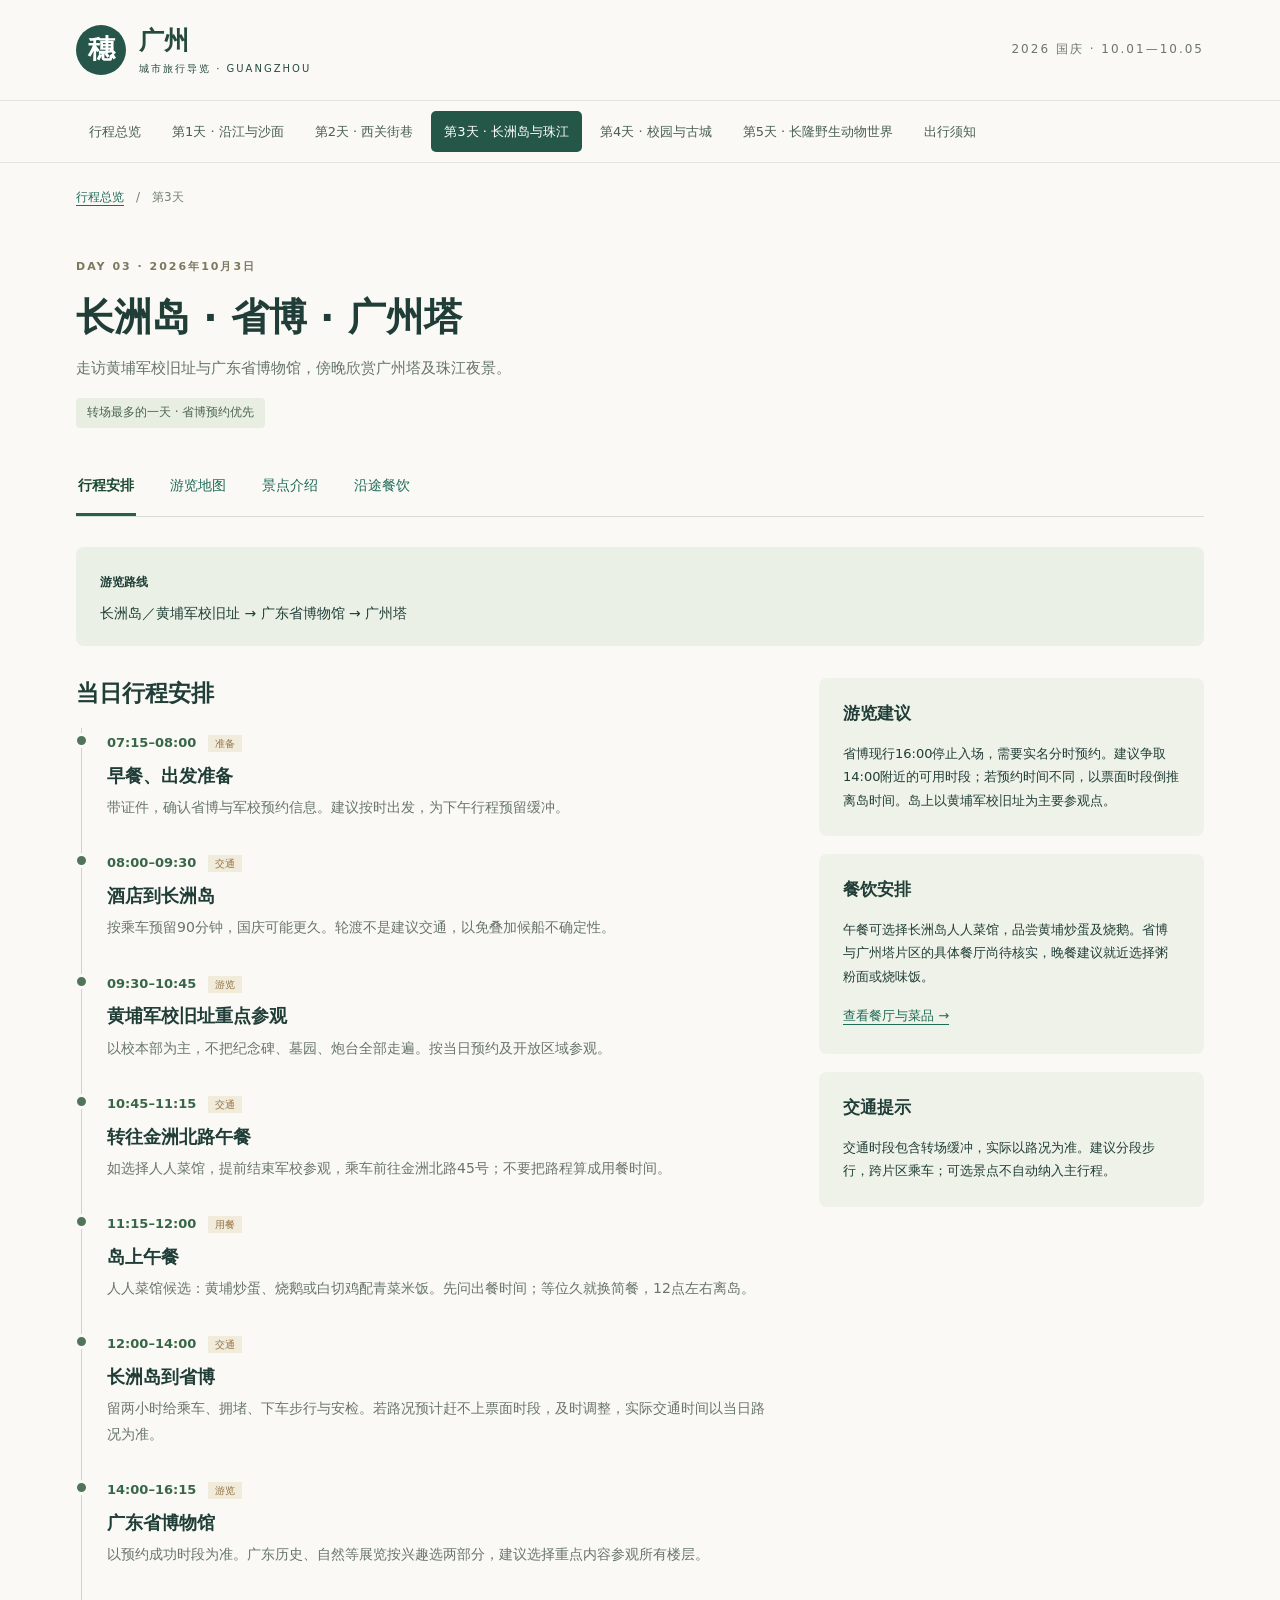
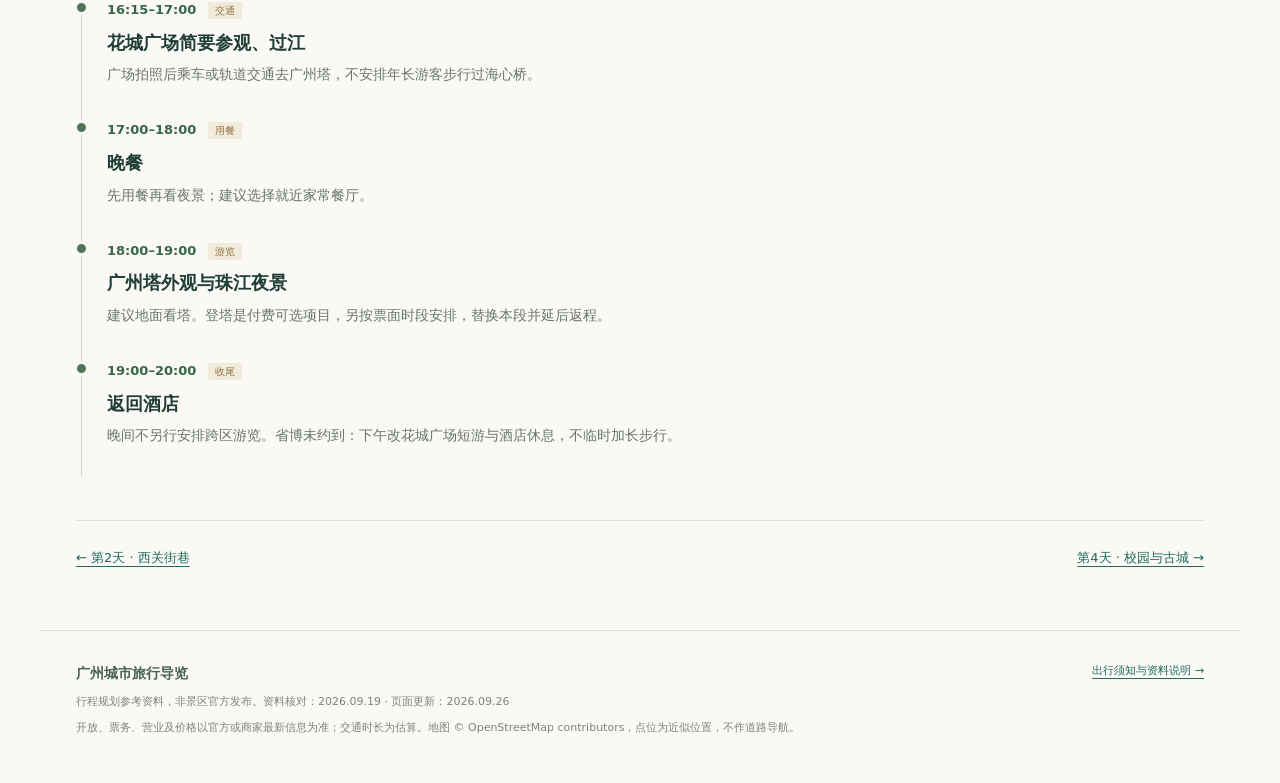
<file: docs/day3.html>
<!doctype html><html lang="zh-CN"><head><meta charset="utf-8"><meta name="viewport" content="width=device-width,initial-scale=1"><meta name="description" content="广州五日旅行导览：每日行程、景点文化、沿途餐饮与游览地图。"><title>第3天 · 长洲岛 · 省博 · 广州塔｜广州旅行导览</title><link rel="stylesheet" href="guide.css"><script defer src="guide.js"></script></head><body><a class="skip" href="#main">跳至正文</a><header class="masthead"><a class="brand" href="index.html"><span class="brand-mark">穗</span><span>广州<span class="brand-sub">城市旅行导览 · GUANGZHOU</span></span></a><span class="season">2026 国庆 · 10.01—10.05</span></header><nav class="global-nav" aria-label="主要导航"><a href="index.html" >行程总览</a><a href="day1.html" >第1天 · 沿江与沙面</a><a href="day2.html" >第2天 · 西关街巷</a><a href="day3.html" aria-current="page">第3天 · 长洲岛与珠江</a><a href="day4.html" >第4天 · 校园与古城</a><a href="day5.html" >第5天 · 长隆野生动物世界</a><a href="practical.html" >出行须知</a></nav><main id="main"><div class="breadcrumb"><a href="index.html">行程总览</a><span>/</span>第3天</div><section class="day-hero" id="day3"><span class="eyebrow">DAY 03 · 2026年10月3日</span><h1>长洲岛 · 省博 · 广州塔</h1><p>走访黄埔军校旧址与广东省博物馆，傍晚欣赏广州塔及珠江夜景。</p><span class="chip">转场最多的一天 · 省博预约优先</span></section><div class="section-nav" aria-label="当日内容"><a id="tab-schedule" href="#schedule-day3" data-panel="schedule-day3">行程安排</a><a id="tab-map" href="#map-day3" data-panel="map-day3">游览地图</a><a id="tab-guide" href="#guide-day3" data-panel="guide-day3">景点介绍</a><a id="tab-food" href="#food-day3" data-panel="food-day3">沿途餐饮</a></div><section class="tab-panel" id="schedule-day3" aria-labelledby="tab-schedule"><div class="route-banner"><b>游览路线</b><p>长洲岛／黄埔军校旧址 → 广东省博物馆 → 广州塔</p></div><div class="layout"><div><h2>当日行程安排</h2><ol class="timeline"><li class="event"><div><time>07:15–08:00</time><span class="tag">准备</span></div><h3>早餐、出发准备</h3><p>带证件，确认省博与军校预约信息。建议按时出发，为下午行程预留缓冲。</p></li><li class="event"><div><time>08:00–09:30</time><span class="tag">交通</span></div><h3>酒店到长洲岛</h3><p>按乘车预留90分钟，国庆可能更久。轮渡不是建议交通，以免叠加候船不确定性。</p></li><li class="event"><div><time>09:30–10:45</time><span class="tag">游览</span></div><h3>黄埔军校旧址重点参观</h3><p>以校本部为主，不把纪念碑、墓园、炮台全部走遍。按当日预约及开放区域参观。</p></li><li class="event"><div><time>10:45–11:15</time><span class="tag">交通</span></div><h3>转往金洲北路午餐</h3><p>如选择人人菜馆，提前结束军校参观，乘车前往金洲北路45号；不要把路程算成用餐时间。</p></li><li class="event"><div><time>11:15–12:00</time><span class="tag">用餐</span></div><h3>岛上午餐</h3><p>人人菜馆候选：黄埔炒蛋、烧鹅或白切鸡配青菜米饭。先问出餐时间；等位久就换简餐，12点左右离岛。</p></li><li class="event"><div><time>12:00–14:00</time><span class="tag">交通</span></div><h3>长洲岛到省博</h3><p>留两小时给乘车、拥堵、下车步行与安检。若路况预计赶不上票面时段，及时调整，实际交通时间以当日路况为准。</p></li><li class="event"><div><time>14:00–16:15</time><span class="tag">游览</span></div><h3>广东省博物馆</h3><p>以预约成功时段为准。广东历史、自然等展览按兴趣选两部分，建议选择重点内容参观所有楼层。</p></li><li class="event"><div><time>16:15–17:00</time><span class="tag">交通</span></div><h3>花城广场简要参观、过江</h3><p>广场拍照后乘车或轨道交通去广州塔，不安排年长游客步行过海心桥。</p></li><li class="event"><div><time>17:00–18:00</time><span class="tag">用餐</span></div><h3>晚餐</h3><p>先用餐再看夜景；建议选择就近家常餐厅。</p></li><li class="event"><div><time>18:00–19:00</time><span class="tag">游览</span></div><h3>广州塔外观与珠江夜景</h3><p>建议地面看塔。登塔是付费可选项目，另按票面时段安排，替换本段并延后返程。</p></li><li class="event"><div><time>19:00–20:00</time><span class="tag">收尾</span></div><h3>返回酒店</h3><p>晚间不另行安排跨区游览。省博未约到：下午改花城广场短游与酒店休息，不临时加长步行。</p></li></ol></div><aside><div class="panel"><h3>游览建议</h3><p>省博现行16:00停止入场，需要实名分时预约。建议争取14:00附近的可用时段；若预约时间不同，以票面时段倒推离岛时间。岛上以黄埔军校旧址为主要参观点。</p></div><div class="panel"><h3>餐饮安排</h3><p>午餐可选择长洲岛人人菜馆，品尝黄埔炒蛋及烧鹅。省博与广州塔片区的具体餐厅尚待核实，晚餐建议就近选择粥粉面或烧味饭。</p><a href="#food-day3">查看餐厅与菜品 →</a></div><div class="panel"><h3>交通提示</h3><p>交通时段包含转场缓冲，实际以路况为准。建议分段步行，跨片区乘车；可选景点不自动纳入主行程。</p></div></aside></div></section><section class="tab-panel" id="map-day3" aria-labelledby="tab-map"><div class="section-head"><div><h2>第3天游览地图</h2><p>绿色 F 编号为餐饮候选，具体取舍请参照行程安排。</p></div><a class="button" href="Day3-Food.png" target="_blank">打开原图 ↗</a></div><a href="Day3-Food.png" target="_blank"><img class="map" src="Day3-Food.png" alt="第3天景点及餐饮候选位置地图"></a><p class="guide-explain">连线表示游览关系，不代表实际道路。部分店铺为街区近似点，请使用完整店名与地址导航。</p></section><section class="guidebook tab-panel" aria-labelledby="tab-guide" id="guide-day3" aria-label="第3天景点讲解"><h3>景点介绍与游览指引</h3><p class="guide-lead">上午理解近代历史，下午把广东看成一个整体，晚上再看当代广州。建议按计划离岛，确保与省博预约时段衔接。</p><p class="guide-explain">选择景点名称可展开介绍。时长是建议停留时间，顺路点与主景点共用时段，不能逐项相加；可选项目不自动加入时间轴。背景附资料链接，路线及游览时长为本次行程建议。</p><div class="guide-index"><a href="#sight-3-1">长洲岛</a><a href="#sight-3-2">黄埔军校旧址</a><a href="#sight-3-3">广东省博物馆</a><a href="#sight-3-4">花城广场</a><a href="#sight-3-5">广州塔</a></div><div class="guide-tools"><button data-guide="guide-day3" data-open="yes">展开全部景点介绍</button><button data-guide="guide-day3" data-open="no">收起景点介绍</button></div><details class="sight" id="sight-3-1"><summary><span class="sight-name">长洲岛<span class="sight-meta">片区背景 · 建议军校外20分钟以内</span></span></summary><div class="sight-body"><dl><dt>历史与文化背景</dt><dd>这里说的“岛”是黄埔区长洲岛，黄埔军校旧址所在地。它兼有村落生活与近代军事历史，不能和海珠区黄埔古港混为同一个地点。</dd><dt>主要看点</dt><dd>把江面、岛岸与军校的位置联系起来，理解珠江水道对于广州的交通和防务意义。村落生活只在军校附近顺路观察。</dd><dt>建议游览方式</dt><dd>酒店直接乘车至军校附近 → 参观 → 附近午餐 → 离岛。不排环岛骑行，也不把码头、炮台与村落全串起来。</dd><dt>游览提示</dt><dd>12点左右离岛是为了下午省博；想坐轮渡必须另算候船和码头接驳，不能沿用当前乘车时间表。</dd></dl><p class="reference"><a href="https://www.gz.gov.cn/zt/qzzggcdcl100zn/fdbnl/ygzxds/content/post_7193601.html" target="_blank" rel="noopener noreferrer">背景／参观资料 ↗</a></p></div></details><details class="sight" id="sight-3-2"><summary><span class="sight-name">黄埔军校旧址<span class="sight-meta">重点 · 建议约90分钟</span></span></summary><div class="sight-body"><dl><dt>历史与文化背景</dt><dd>黄埔军校于1924年创办，是第一次国共合作背景下的重要军事学校。这里的意义不只是一座校舍，而是近代中国人才培养与政治军事变迁的历史现场。</dd><dt>主要看点</dt><dd>先读办学背景，再看校本部空间与人物资料。比较课堂、办公、生活的安排，想象学员一天如何度过；把历史人物放回当时环境理解。</dd><dt>建议游览方式</dt><dd>校本部门前 → 开放展陈中的创校背景 → 一组人物或学员生活内容 → 返回集合。遗址、修复建筑和展陈复原，以现场说明牌区分。</dd><dt>游览提示</dt><dd>不把孙总理纪念碑、墓园、炮台全加进来。实名预约与开放区域看官方票务；遇台阶选择地面部分，不硬走全线。</dd></dl><p class="reference"><a href="https://piaowu.hpma.cn/" target="_blank" rel="noopener noreferrer">背景／参观资料 ↗</a> · <a href="https://www.gz.gov.cn/zt/qzzggcdcl100zn/fdbnl/ygzxds/content/post_7193601.html" target="_blank" rel="noopener noreferrer">创校背景 ↗</a></p></div></details><details class="sight" id="sight-3-3"><summary><span class="sight-name">广东省博物馆<span class="sight-meta">重点／预约优先 · 建议约2小时</span></span></summary><div class="sight-body"><dl><dt>历史与文化背景</dt><dd>省博把广东历史、自然与艺术放在一起，能将前两天零散看到的港口、民居和工艺串成整体。它不是只看“镇馆之宝”的打卡馆。</dd><dt>主要看点</dt><dd>家庭推荐二选一组合：广东历史＋自然资源，或广东历史＋自己感兴趣的艺术展。历史展找与广州商贸相呼应的内容，自然展看广东山海环境；实际展出以当天为准。</dd><dt>建议游览方式</dt><dd>先在大厅看导览、确认电梯 → 主展约60分钟 → 第二部分约40分钟 → 留时间洗手间与出馆。两家可短时分组，约定同一出口。</dd><dt>游览提示</dt><dd>按预约时段入馆，现行16:00止入。不要把临展全部叠加；若只剩一小时，就认真看一个主题。</dd></dl><p class="reference"><a href="https://www.gdmuseum.org.cn/col842/index" target="_blank" rel="noopener noreferrer">背景／参观资料 ↗</a></p></div></details><details class="sight" id="sight-3-4"><summary><span class="sight-name">花城广场<span class="sight-meta">省博出馆顺路 · 建议10–20分钟</span></span></summary><div class="sight-body"><dl><dt>历史与文化背景</dt><dd>这里展示广州当代城市中心的尺度，与前两天的西关街巷形成对照。省博、文化建筑、高楼和珠江方向的视线，共同组成今天的城市景观。</dd><dt>主要看点</dt><dd>从省博周边看一眼广场与建筑群，比较公共建筑的外形；找能远望广州塔的位置拍一张全家照即可。</dd><dt>建议游览方式</dt><dd>出馆后仅走最近的一段开放公共区域，再去交通接驳点。广场纵深很长，不从头走到尾。</dd><dt>游览提示</dt><dd>开阔区域遮阴有限。这里是转场中的短停，不再附加海心沙全程或步行跨海心桥。此卡为线路与观察建议。</dd></dl><p class="reference"><a href="https://ditu.amap.com/search?query=广州花城广场" target="_blank" rel="noopener noreferrer">位置查询（非历史资料） ↗</a></p></div></details><details class="sight" id="sight-3-5"><summary><span class="sight-name">广州塔<span class="sight-meta">重点／登塔可选 · 建议地面45–60分钟</span></span></summary><div class="sight-body"><dl><dt>历史与文化背景</dt><dd>广州塔高600米，是广州当代城市天际线的代表。收腰扭转的外形让它得名“小蛮腰”，和珠江两岸共同构成夜景体验。</dd><dt>主要看点</dt><dd>先在稍有距离的江边看完整轮廓，再走近观察结构。地面看塔的重点是“塔与江岸”；登塔看的是“从高处看城市”，两种体验不同。</dd><dt>建议游览方式</dt><dd>过江后先吃晚餐 → 根据开放通道选一段江边 → 看亮灯后的景色 → 乘车返回酒店。登塔若购买门票，替换这一段并按票面重新计时。</dd><dt>游览提示</dt><dd>灯光时间、观景层开放与天气视野都需当日确认。高空项目完全可不选；地面观赏无需购买登塔票，但需遵守外围管理。</dd></dl><p class="reference"><a href="https://www.cantontower.com/?lang=zh" target="_blank" rel="noopener noreferrer">背景／参观资料 ↗</a></p></div></details><a class="guide-jump" href="#day3">↑ 返回行程安排</a></section><section class="foodbook tab-panel" aria-labelledby="tab-food" id="food-day3"><h3>沿途餐饮与广式风味</h3><p>午餐可选择长洲岛人人菜馆，品尝黄埔炒蛋及烧鹅。省博与广州塔片区的具体餐厅尚待核实，晚餐建议就近选择粥粉面或烧味饭。如返回海珠用餐，可参考第一天熊记鸡粥资料，并调整晚餐与夜景游览的顺序。</p><p class="guide-explain">绿色F编号对应当天地图，仅是候选，不是必吃任务。预算为规划预留，均未确认国庆菜单、营业与等位。大众点评链接可能要求在App中打开；资料类型逐店注明，不将旧食评当实时评分。</p><div class="places"><article id="food-3-F1" class="food-card"><span class="chip">F1 · 岛上午餐候选 · 普通家常粤菜</span><h3>人人菜馆（金洲店）</h3><p class="food-dish">黄埔炒蛋 · 深井烧鹅</p><p><b>地址：</b>长洲岛金洲北路45号<br><b>建议时段：</b>11:15–12:00；10:45左右结束军校参观并转场<br><b>规划预算：</b>55–80元/人</p><p><b>像日常用餐那样点：</b>全桌合点黄埔炒蛋、烧鹅或白切鸡二选一、一道豆腐、两份时蔬，米饭按人数；点菜前先问烧鹅有没有、出餐要多久。菜品份量请按实际人数调整。</p><p><b>风味介绍：</b>黄埔炒蛋看嫩滑蛋片；烧鹅先尝皮肉本身，再按口味蘸酸梅酱。这两样贴合岛上风味，不必为了菜名再专程去深井村。</p><p><b>路线衔接：</b>军校旧址 → 乘车到金洲北路店 → 12点左右离岛去省博。地图为街区代表点、尚未核实精确入口，必须用完整店名与地址导航。</p><p><b>资料说明：</b>大众点评相册核实金洲北路45号及参考人均54元；菜品由携程交叉核对，食评包含2021年记录。可作为家庭家常饭候选，当前客群及出餐时间以现场为准。</p><a href="https://www.dianping.com/shop/2570170/photos/album" target="_blank" rel="noopener">大众点评 · 门店相册 ↗</a><a href="https://you.ctrip.com/food/guangzhou152/5326096-dianping163935503.html" target="_blank" rel="noopener">菜品／地址依据 ↗</a><a href="https://ditu.amap.com/search?query=%E5%B9%BF%E5%B7%9E%E4%BA%BA%E4%BA%BA%E8%8F%9C%E9%A6%86%20%E9%87%91%E6%B4%B2%E5%8C%97%E8%B7%AF45%E5%8F%B7" target="_blank" rel="noopener">按店名查看地图 ↗</a></article></div><p class="guide-explain">同行游客进小店先问座位和出餐时间，能分桌就分桌；候餐太久换近处同类店。建议综合环境、座位和现场卫生状况选择餐厅。</p></section><nav class="page-turn" aria-label="前后行程"><a href="day2.html">← 第2天 · 西关街巷</a><a href="day4.html">第4天 · 校园与古城 →</a></nav></main><footer><div><strong>广州城市旅行导览</strong><p>行程规划参考资料，非景区官方发布。资料核对：2026.09.19 · 页面更新：2026.09.26</p><p>开放、票务、营业及价格以官方或商家最新信息为准；交通时长为估算。地图 © OpenStreetMap contributors，点位为近似位置，不作道路导航。</p></div><a href="practical.html">出行须知与资料说明 →</a></footer></body></html>
</file>
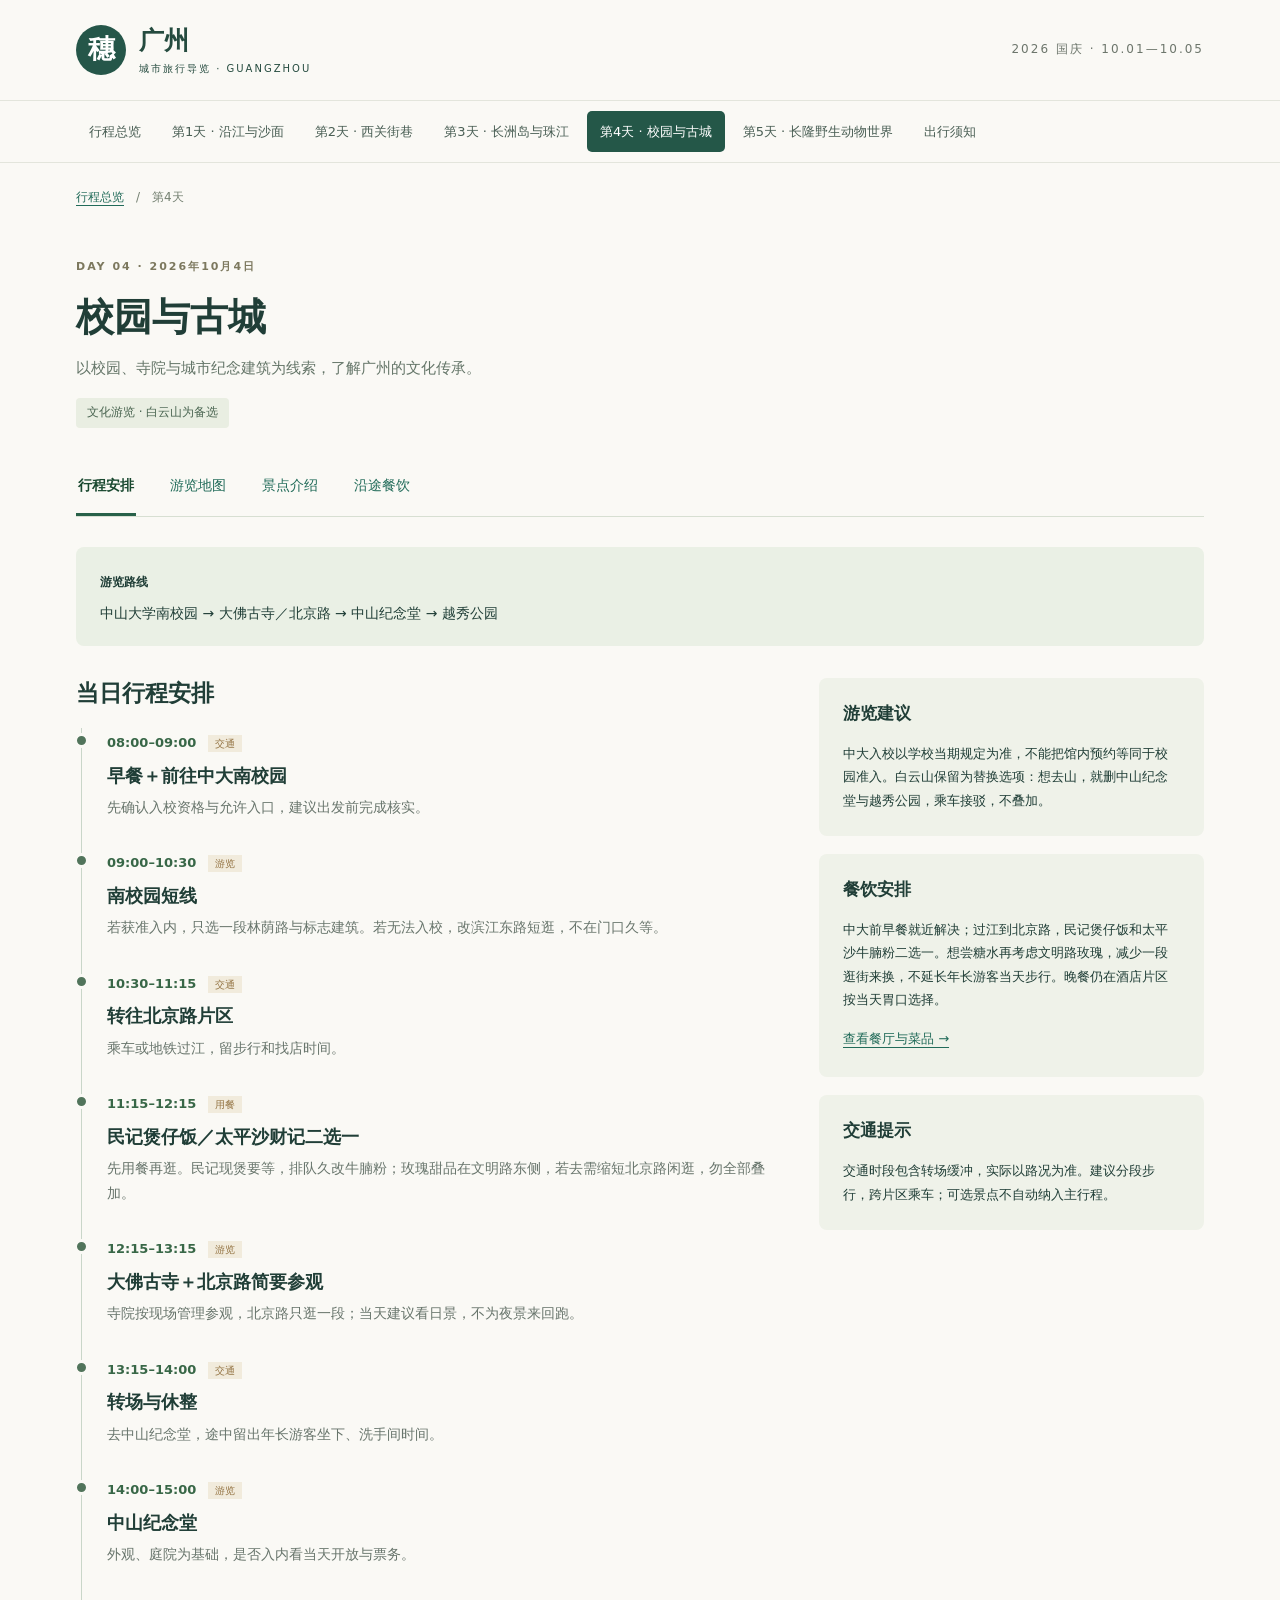
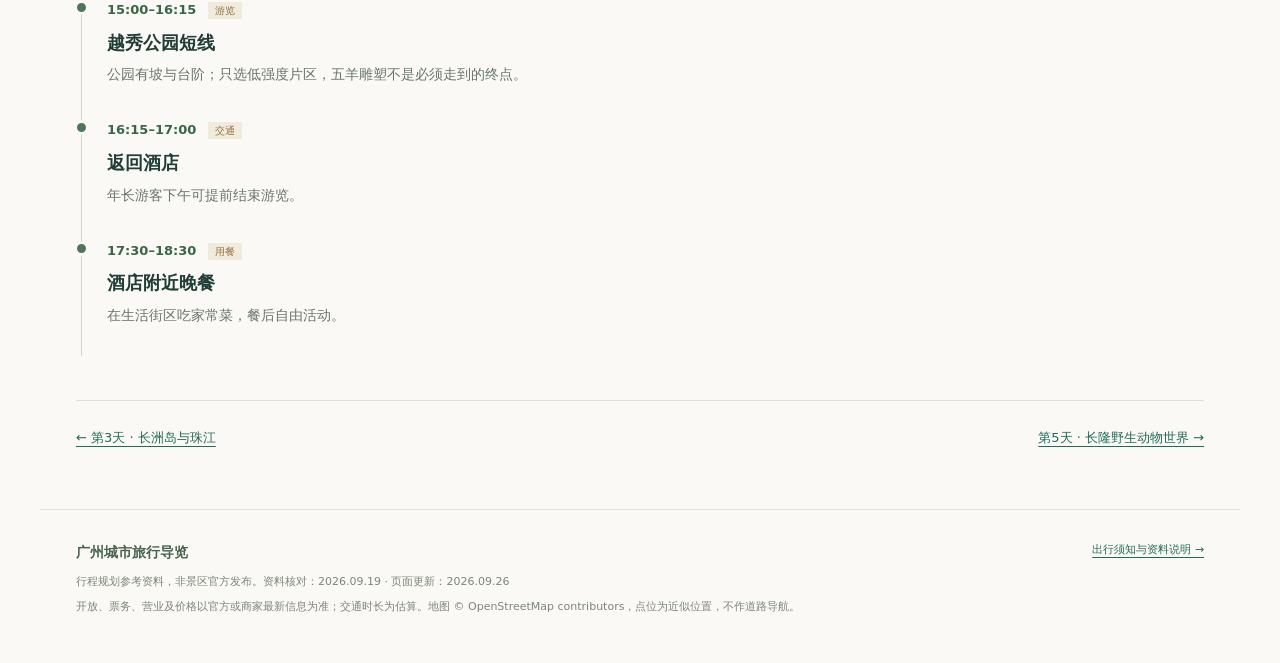
<file: docs/day4.html>
<!doctype html><html lang="zh-CN"><head><meta charset="utf-8"><meta name="viewport" content="width=device-width,initial-scale=1"><meta name="description" content="广州五日旅行导览：每日行程、景点文化、沿途餐饮与游览地图。"><title>第4天 · 校园与古城｜广州旅行导览</title><link rel="stylesheet" href="guide.css"><script defer src="guide.js"></script></head><body><a class="skip" href="#main">跳至正文</a><header class="masthead"><a class="brand" href="index.html"><span class="brand-mark">穗</span><span>广州<span class="brand-sub">城市旅行导览 · GUANGZHOU</span></span></a><span class="season">2026 国庆 · 10.01—10.05</span></header><nav class="global-nav" aria-label="主要导航"><a href="index.html" >行程总览</a><a href="day1.html" >第1天 · 沿江与沙面</a><a href="day2.html" >第2天 · 西关街巷</a><a href="day3.html" >第3天 · 长洲岛与珠江</a><a href="day4.html" aria-current="page">第4天 · 校园与古城</a><a href="day5.html" >第5天 · 长隆野生动物世界</a><a href="practical.html" >出行须知</a></nav><main id="main"><div class="breadcrumb"><a href="index.html">行程总览</a><span>/</span>第4天</div><section class="day-hero" id="day4"><span class="eyebrow">DAY 04 · 2026年10月4日</span><h1>校园与古城</h1><p>以校园、寺院与城市纪念建筑为线索，了解广州的文化传承。</p><span class="chip">文化游览 · 白云山为备选</span></section><div class="section-nav" aria-label="当日内容"><a id="tab-schedule" href="#schedule-day4" data-panel="schedule-day4">行程安排</a><a id="tab-map" href="#map-day4" data-panel="map-day4">游览地图</a><a id="tab-guide" href="#guide-day4" data-panel="guide-day4">景点介绍</a><a id="tab-food" href="#food-day4" data-panel="food-day4">沿途餐饮</a></div><section class="tab-panel" id="schedule-day4" aria-labelledby="tab-schedule"><div class="route-banner"><b>游览路线</b><p>中山大学南校园 → 大佛古寺／北京路 → 中山纪念堂 → 越秀公园</p></div><div class="layout"><div><h2>当日行程安排</h2><ol class="timeline"><li class="event"><div><time>08:00–09:00</time><span class="tag">交通</span></div><h3>早餐＋前往中大南校园</h3><p>先确认入校资格与允许入口，建议出发前完成核实。</p></li><li class="event"><div><time>09:00–10:30</time><span class="tag">游览</span></div><h3>南校园短线</h3><p>若获准入内，只选一段林荫路与标志建筑。若无法入校，改滨江东路短逛，不在门口久等。</p></li><li class="event"><div><time>10:30–11:15</time><span class="tag">交通</span></div><h3>转往北京路片区</h3><p>乘车或地铁过江，留步行和找店时间。</p></li><li class="event"><div><time>11:15–12:15</time><span class="tag">用餐</span></div><h3>民记煲仔饭／太平沙财记二选一</h3><p>先用餐再逛。民记现煲要等，排队久改牛腩粉；玫瑰甜品在文明路东侧，若去需缩短北京路闲逛，勿全部叠加。</p></li><li class="event"><div><time>12:15–13:15</time><span class="tag">游览</span></div><h3>大佛古寺＋北京路简要参观</h3><p>寺院按现场管理参观，北京路只逛一段；当天建议看日景，不为夜景来回跑。</p></li><li class="event"><div><time>13:15–14:00</time><span class="tag">交通</span></div><h3>转场与休整</h3><p>去中山纪念堂，途中留出年长游客坐下、洗手间时间。</p></li><li class="event"><div><time>14:00–15:00</time><span class="tag">游览</span></div><h3>中山纪念堂</h3><p>外观、庭院为基础，是否入内看当天开放与票务。</p></li><li class="event"><div><time>15:00–16:15</time><span class="tag">游览</span></div><h3>越秀公园短线</h3><p>公园有坡与台阶；只选低强度片区，五羊雕塑不是必须走到的终点。</p></li><li class="event"><div><time>16:15–17:00</time><span class="tag">交通</span></div><h3>返回酒店</h3><p>年长游客下午可提前结束游览。</p></li><li class="event"><div><time>17:30–18:30</time><span class="tag">用餐</span></div><h3>酒店附近晚餐</h3><p>在生活街区吃家常菜，餐后自由活动。</p></li></ol></div><aside><div class="panel"><h3>游览建议</h3><p>中大入校以学校当期规定为准，不能把馆内预约等同于校园准入。白云山保留为替换选项：想去山，就删中山纪念堂与越秀公园，乘车接驳，不叠加。</p></div><div class="panel"><h3>餐饮安排</h3><p>中大前早餐就近解决；过江到北京路，民记煲仔饭和太平沙牛腩粉二选一。想尝糖水再考虑文明路玫瑰，减少一段逛街来换，不延长年长游客当天步行。晚餐仍在酒店片区按当天胃口选择。</p><a href="#food-day4">查看餐厅与菜品 →</a></div><div class="panel"><h3>交通提示</h3><p>交通时段包含转场缓冲，实际以路况为准。建议分段步行，跨片区乘车；可选景点不自动纳入主行程。</p></div></aside></div></section><section class="tab-panel" id="map-day4" aria-labelledby="tab-map"><div class="section-head"><div><h2>第4天游览地图</h2><p>绿色 F 编号为餐饮候选，具体取舍请参照行程安排。</p></div><a class="button" href="Day4-Food.png" target="_blank">打开原图 ↗</a></div><a href="Day4-Food.png" target="_blank"><img class="map" src="Day4-Food.png" alt="第4天景点及餐饮候选位置地图"></a><p class="guide-explain">连线表示游览关系，不代表实际道路。部分店铺为街区近似点，请使用完整店名与地址导航。</p></section><section class="guidebook tab-panel" aria-labelledby="tab-guide" id="guide-day4" aria-label="第4天景点讲解"><h3>景点介绍与游览指引</h3><p class="guide-lead">从校园到古城中轴，看看广州怎样办学、生活和纪念历史。校园准入与年长游客体力，决定当天的取舍。</p><p class="guide-explain">选择景点名称可展开介绍。时长是建议停留时间，顺路点与主景点共用时段，不能逐项相加；可选项目不自动加入时间轴。背景附资料链接，路线及游览时长为本次行程建议。</p><div class="guide-index"><a href="#sight-4-1">中山大学南校园 · 怀士堂</a><a href="#sight-4-2">滨江东路</a><a href="#sight-4-3">大佛古寺</a><a href="#sight-4-4">北京路 · 千年古道</a><a href="#sight-4-5">中山纪念堂</a><a href="#sight-4-6">越秀公园 · 五羊雕塑／镇海楼</a><a href="#sight-4-7">白云山</a></div><div class="guide-tools"><button data-guide="guide-day4" data-open="yes">展开全部景点介绍</button><button data-guide="guide-day4" data-open="no">收起景点介绍</button></div><details class="sight" id="sight-4-1"><summary><span class="sight-name">中山大学南校园 · 怀士堂<span class="sight-meta">重点／准入待确认 · 建议60–90分钟</span></span></summary><div class="sight-body"><dl><dt>历史与文化背景</dt><dd>中山大学创校于1924年，南校园所在的康乐园有原岭南大学的校园历史。怀士堂于1917年建成，其红砖与中式屋顶，适合用来讲近代校园建筑的中西结合。</dd><dt>主要看点</dt><dd>看林荫道路、红砖立面与屋顶的关系，再读校史说明。不要把今天南校园所有建筑都理解为1924年同时兴建。</dd><dt>建议游览方式</dt><dd>获准入校后，从允许入口选一段主路与怀士堂外观再返回；具体线路服从校方。未获准入内，就改滨江东路简要参观，不在校门耗时间。</dd><dt>游览提示</dt><dd>校园不是无条件开放的景区，博物馆预约也不自动等于校园准入。不进入教学办公区，不建议礼堂内部开放。</dd></dl><p class="reference"><a href="https://wgb.sysu.edu.cn/article/194" target="_blank" rel="noopener noreferrer">背景／参观资料 ↗</a></p></div></details><details class="sight" id="sight-4-2"><summary><span class="sight-name">滨江东路<span class="sight-meta">校园进不去时替换 · 建议20–30分钟</span></span></summary><div class="sight-body"><dl><dt>历史与文化背景</dt><dd>这段珠江南岸的公共滨水空间，可以把校园周边与广州日常生活连接起来。此处体验在江景与市民使用方式，不靠堆历史故事。</dd><dt>主要看点</dt><dd>看看江面船只、两岸建筑以及晨间活动的人们，比较这里和第一天西堤的城市风貌。</dd><dt>建议游览方式</dt><dd>在可安全抵达的滨江段走一小段原路返回，再乘车去北京路。仅作为中大无法入校时的替换，不额外增加公里数。</dd><dt>游览提示</dt><dd>路口和江岸出入口并非处处直接相连，以实际导航和现场通道为准。天气闷热可直接转往午餐。</dd></dl><p class="reference"><a href="https://ditu.amap.com/search?query=广州滨江东路" target="_blank" rel="noopener noreferrer">位置查询（非历史资料） ↗</a></p></div></details><details class="sight" id="sight-4-3"><summary><span class="sight-name">大佛古寺<span class="sight-meta">重点 · 建议20–30分钟</span></span></summary><div class="sight-body"><dl><dt>历史与文化背景</dt><dd>大佛寺位于北京路繁华商业区旁，寺院沿革久远，清代有重要重建。这里最鲜明的体验，是城市商业生活与宗教空间近在咫尺。</dd><dt>主要看点</dt><dd>走近后放慢声音，看看殿宇布局、屋檐和院落层次。不要用网上夜景照片推断眼前所有建筑都属于同一历史时期。</dd><dt>建议游览方式</dt><dd>午餐后按入口指引进寺 → 开放院落与主要殿宇简要参观 → 回北京路。当前排日景，不另跑一趟追灯光。</dd><dt>游览提示</dt><dd>遵守礼佛动线、拍摄规则，不打扰信众。多层建筑不等于必须爬完；年长游客看地面主要空间即可。</dd></dl><p class="reference"><a href="https://www.yuexiu.gov.cn/zjyx/yxjd/zjwh/content/post_8665070.html" target="_blank" rel="noopener noreferrer">背景／参观资料 ↗</a></p></div></details><details class="sight" id="sight-4-4"><summary><span class="sight-name">北京路 · 千年古道<span class="sight-meta">重点 · 建议20–30分钟</span></span></summary><div class="sight-body"><dl><dt>历史与文化背景</dt><dd>北京路沿用古城中轴线的部分脉络，地下叠压的道路遗迹显示城市长期在同一地带发展。热闹购物街与古道路面共处，是这里最值得看的反差。</dd><dt>主要看点</dt><dd>在展示窗前看各层道路标识，想象不同年代的人都曾从这里经过。先理解上下叠压代表时间，再看周边今天的商业。</dd><dt>建议游览方式</dt><dd>大佛寺 → 可开放观看的古道展示段 → 最近的乘车点。只逛中间一小段，不把整条商圈当徒步路线。</dd><dt>游览提示</dt><dd>玻璃展窗周围人多，不挤到最前排久站。临时围护或反光看不清时，读说明即可。</dd></dl><p class="reference"><a href="https://www.beijinglu.yuexiu.gov.cn/bjl/sj_bjl/lydl_bjl_sj/jd_bjl_sj/qnsy_bjl_sj/index.shtml" target="_blank" rel="noopener noreferrer">背景／参观资料 ↗</a></p></div></details><details class="sight" id="sight-4-5"><summary><span class="sight-name">中山纪念堂<span class="sight-meta">重点 · 建议45–60分钟</span></span></summary><div class="sight-body"><dl><dt>历史与文化背景</dt><dd>1931年落成的纪念堂由吕彦直设计，是广州纪念孙中山的重要建筑。传统大屋顶与现代公共礼堂结构结合，表达了近代纪念建筑的时代面貌。</dd><dt>主要看点</dt><dd>外面看八角形体量、蓝色屋顶与中轴关系；若开放入内，再看大跨度观众厅如何组织视线。别与越秀山上的中山纪念碑混淆。</dd><dt>建议游览方式</dt><dd>庭院看整体 → 正面建筑 → 当天允许时再入礼堂。只看外观也有完整主题，不追求把周边全部绕一圈。</dd><dt>游览提示</dt><dd>礼堂可能因活动调整开放，庭院与建筑内部票务需区分。门前台阶量力而行，优先询问无障碍入口。</dd></dl><p class="reference"><a href="https://lyylj.gz.gov.cn/stly/gyjq/zsjnt/gyhd/content/post_10995094.html" target="_blank" rel="noopener noreferrer">背景／参观资料 ↗</a></p></div></details><details class="sight" id="sight-4-6"><summary><span class="sight-name">越秀公园 · 五羊雕塑／镇海楼<span class="sight-meta">公园短线 · 建议45–60分钟</span></span></summary><div class="sight-body"><dl><dt>历史与文化背景</dt><dd>越秀公园把山体、古迹与城市公园生活结合在一起。五羊雕塑呈现广州的起源传说，是城市象征；传说应与可考证历史区分。镇海楼等古迹则提供另一条读城线索。</dd><dt>主要看点</dt><dd>先看公园导览决定主题：体力好可选五羊雕塑；偏历史可关注镇海楼相关信息。不要把园内所有标志都视为同一条平路上的连续站点。</dd><dt>建议游览方式</dt><dd>入园后只选一个适合当时体力的片区。年长游客以低坡园路为主，年轻人若要上坡看雕塑，分组并约定原地或出口集合。</dd><dt>游览提示</dt><dd>公园有明显坡度与台阶；镇海楼入馆是另一项参观，需另核票务开放。下午不把登高作为必须完成的任务。</dd></dl><p class="reference"><a href="https://lyylj.gz.gov.cn/kpyd/zhzy/content/post_10366864.html" target="_blank" rel="noopener noreferrer">背景／参观资料 ↗</a></p></div></details><details class="sight" id="sight-4-7"><summary><span class="sight-name">白云山<span class="sight-meta">替换可选 · 建议半天含交通</span></span></summary><div class="sight-body"><dl><dt>历史与文化背景</dt><dd>白云山是广州重要的城市山地景观，也是本地人登高望城的地方。和西关的贴近街巷相比，这里从远处看广州的城市与山林关系。</dd><dt>主要看点</dt><dd>主要体验是林荫、山风与视野，不必追最高点。天气清朗时看城市轮廓；雾雨天则不要期待清晰的天际线。</dd><dt>建议游览方式</dt><dd>如选择前往，建议取消中山纪念堂与越秀公园，按当日索道、观光车可用路线选择上下山方案；仅保留一个观景片区。</dd><dt>游览提示</dt><dd>索道并不能消除站点间全部步行与坡道，轮椅及行动不便者的适用规则要提前问园方。国庆排队长时不勉强，建议行程仍不去。</dd></dl><p class="reference"><a href="https://wglj.gz.gov.cn/ztmb/gzhyn/ajjq/5a/content/post_8904607.html" target="_blank" rel="noopener noreferrer">背景／参观资料 ↗</a></p></div></details><a class="guide-jump" href="#day4">↑ 返回行程安排</a></section><section class="foodbook tab-panel" aria-labelledby="tab-food" id="food-day4"><h3>沿途餐饮与广式风味</h3><p>中大前早餐就近解决；过江到北京路，民记煲仔饭和太平沙牛腩粉二选一。想尝糖水再考虑文明路玫瑰，减少一段逛街来换，不延长年长游客当天步行。晚餐仍在酒店片区按当天胃口选择。</p><p class="guide-explain">绿色F编号对应当天地图，仅是候选，不是必吃任务。预算为规划预留，均未确认国庆菜单、营业与等位。大众点评链接可能要求在App中打开；资料类型逐店注明，不将旧食评当实时评分。</p><div class="places"><article id="food-4-F1" class="food-card"><span class="chip">F1 · 午餐候选 · 与牛腩粉二选一</span><h3>民记煲仔饭（北京路店）</h3><p class="food-dish">腊味／排骨煲仔饭 · 例汤</p><p><b>地址：</b>惠福东路452号<br><b>建议时段：</b>11:15–12:15，先问现煲等候时间<br><b>规划预算：</b>35–55元/人</p><p><b>像日常用餐那样点：</b>按食量点腊味、排骨或滑鸡煲仔饭，再加青菜、例汤。先少淋豉油，拌匀再尝；想试窝蛋牛肉，可以要求鸡蛋全熟。</p><p><b>风味介绍：</b>吃的是瓦煲米饭、肉汁和饭焦的组合。喜欢锅巴就少量尝，不必刮光；不喜欢焦脆口感的年长游客可选普通粉面。</p><p><b>路线衔接：</b>中大乘车过江后先到惠福东路吃，再逛大佛寺与北京路。不是旧资料里的沿江东路405号店，导航认准本分店。</p><p><b>资料说明：</b>大众点评2022年食记提到北京路旁惠福东路店及咸鱼花腩煲仔饭、例汤；当前分店地址由高德核对。点评旧文33元不当作今日价格。煲仔饭现做，长队时改太平沙财记。</p><a href="https://m.dianping.com/discovery/874425561" target="_blank" rel="noopener">大众点评 · 食记 ↗</a><a href="https://ditu.amap.com/place/B0FFLI77QK" target="_blank" rel="noopener">菜品／地址依据 ↗</a><a href="https://ditu.amap.com/place/B0FFLI77QK" target="_blank" rel="noopener">按店名查看地图 ↗</a></article><article id="food-4-F2" class="food-card"><span class="chip">F2 · 午餐快食替换 · 北京路附近</span><h3>太平沙财记（大南路店）</h3><p class="food-dish">牛腩河粉 · 牛三星汤</p><p><b>地址：</b>大南路185号<br><b>建议时段：</b>约30–40分钟，替换民记<br><b>规划预算：</b>25–40元/人</p><p><b>像日常用餐那样点：</b>建议点牛腩河粉，再按需要加青菜。爱吃内脏的人可选牛三星汤；先尝原汤，再少量加辣椒，避免一上来盖掉味道。</p><p><b>风味介绍：</b>牛腩粉是焖牛腩与河粉的组合；牛三星属于内脏风味，和普通牛肉粉不同，点单前请确认同行人员的口味偏好。</p><p><b>路线衔接：</b>北京路、大南路片区用餐，不需要绕到泰康路或其他分店。地图为大南路片区近似点，确切门面以地址导航为准。</p><p><b>资料说明：</b>大众点评门店相册核实大南路185号与牛腩粉、牛三星等标签；公开参考人均27元，未确认现价。是连锁老牌粉面店，不是独此一间的小摊。</p><a href="https://www.dianping.com/shop/1892827/photos/album/p8" target="_blank" rel="noopener">大众点评 · 门店相册 ↗</a><a href="https://www.dianping.com/shop/1892827/photos" target="_blank" rel="noopener">菜品／地址依据 ↗</a><a href="https://ditu.amap.com/search?query=%E5%B9%BF%E5%B7%9E%E5%A4%AA%E5%B9%B3%E6%B2%99%E8%B4%A2%E8%AE%B0%20%E5%A4%A7%E5%8D%97%E8%B7%AF185%E5%8F%B7" target="_blank" rel="noopener">按店名查看地图 ↗</a></article><article id="food-4-F3" class="food-card"><span class="chip">F3 · 糖水可选 · 需要向东绕一段</span><h3>玫瑰甜品（文明路店）</h3><p class="food-dish">凤凰蛋奶糊 · 杏仁豆腐 · 芝麻糊</p><p><b>地址：</b>文明路218号<br><b>建议时段：</b>含转场约30–45分钟，替换部分北京路闲逛<br><b>规划预算：</b>15–30元/人</p><p><b>像日常用餐那样点：</b>先分着尝一碗凤凰蛋奶糊和一份杏仁豆腐；更想吃传统糊类可换芝麻糊。建议适量分享，避免重复点单。</p><p><b>风味介绍：</b>凤凰蛋奶糊以蛋奶香为主，杏仁豆腐则是甜品，名字里的“豆腐”不代表家常豆腐菜。到店看当天菜单与冷热选择。</p><p><b>路线衔接：</b>北京路向文明路东侧延伸才去，与大佛寺之间需要额外转场。要去就减少北京路停留，并乘车接续中山纪念堂；累了直接省略。</p><p><b>资料说明：</b>大众点评相册核实文明路218号，菜品标签可见凤凰蛋奶糊、杏仁豆腐、芝麻糊等；近期到店评价尚待核实。地图按文明路218号附近示意，不是实测门口。</p><a href="https://www.dianping.com/shop/1893229/photos/album" target="_blank" rel="noopener">大众点评 · 门店相册 ↗</a><a href="https://www.dianping.com/shop/1893229/photos?pg=19" target="_blank" rel="noopener">菜品／地址依据 ↗</a><a href="https://ditu.amap.com/search?query=%E5%B9%BF%E5%B7%9E%E7%8E%AB%E7%91%B0%E7%94%9C%E5%93%81%20%E6%96%87%E6%98%8E%E8%B7%AF218%E5%8F%B7" target="_blank" rel="noopener">按店名查看地图 ↗</a></article></div><p class="guide-explain">同行游客进小店先问座位和出餐时间，能分桌就分桌；候餐太久换近处同类店。建议综合环境、座位和现场卫生状况选择餐厅。</p></section><nav class="page-turn" aria-label="前后行程"><a href="day3.html">← 第3天 · 长洲岛与珠江</a><a href="day5.html">第5天 · 长隆野生动物世界 →</a></nav></main><footer><div><strong>广州城市旅行导览</strong><p>行程规划参考资料，非景区官方发布。资料核对：2026.09.19 · 页面更新：2026.09.26</p><p>开放、票务、营业及价格以官方或商家最新信息为准；交通时长为估算。地图 © OpenStreetMap contributors，点位为近似位置，不作道路导航。</p></div><a href="practical.html">出行须知与资料说明 →</a></footer></body></html>
</file>
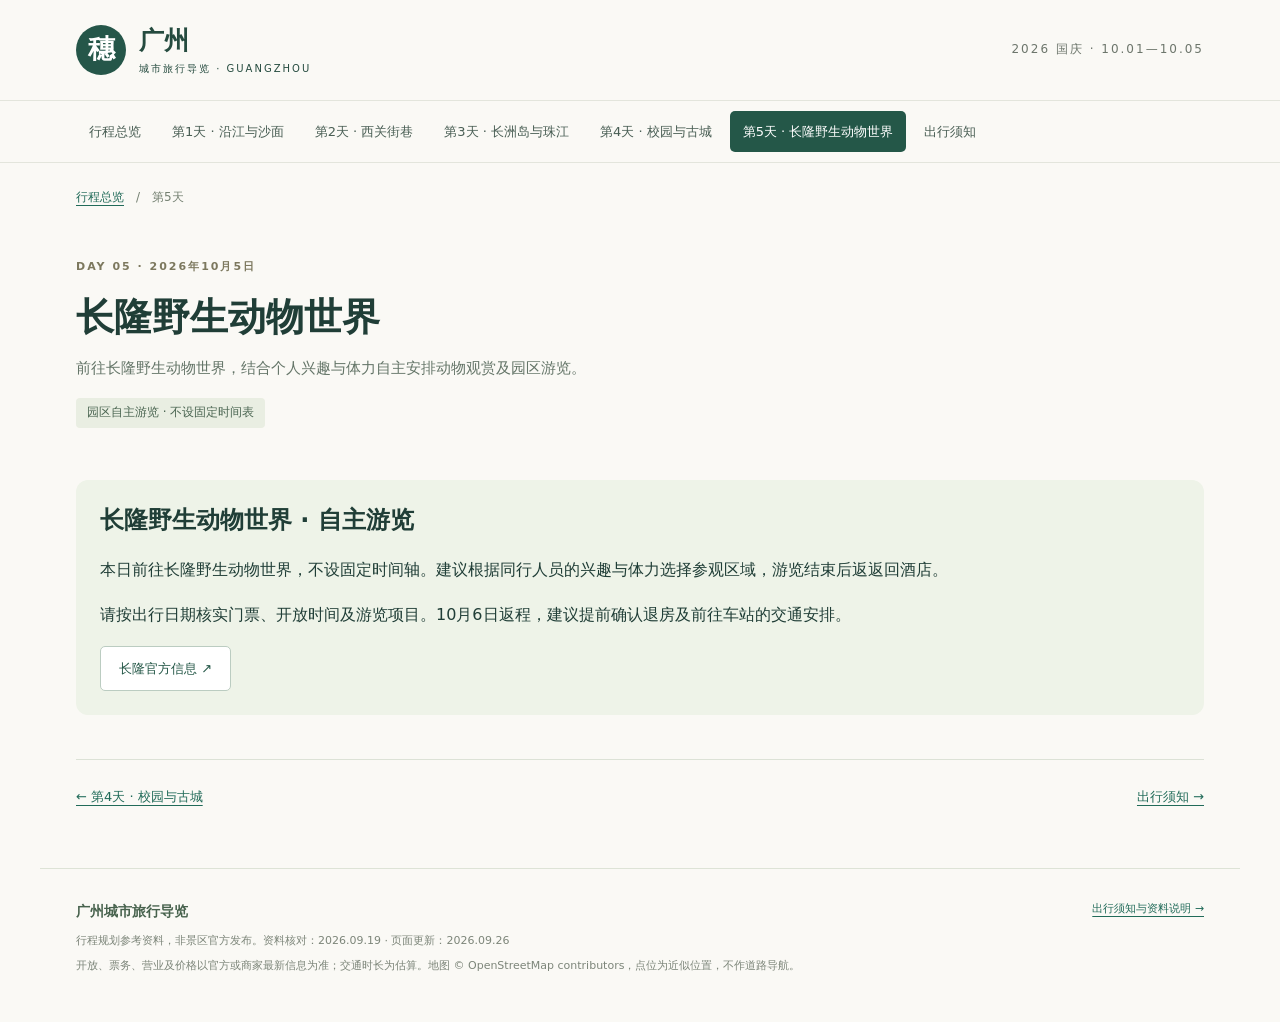
<file: docs/day5.html>
<!doctype html><html lang="zh-CN"><head><meta charset="utf-8"><meta name="viewport" content="width=device-width,initial-scale=1"><meta name="description" content="广州五日旅行导览：每日行程、景点文化、沿途餐饮与游览地图。"><title>第5天 · 长隆野生动物世界｜广州旅行导览</title><link rel="stylesheet" href="guide.css"><script defer src="guide.js"></script></head><body><a class="skip" href="#main">跳至正文</a><header class="masthead"><a class="brand" href="index.html"><span class="brand-mark">穗</span><span>广州<span class="brand-sub">城市旅行导览 · GUANGZHOU</span></span></a><span class="season">2026 国庆 · 10.01—10.05</span></header><nav class="global-nav" aria-label="主要导航"><a href="index.html" >行程总览</a><a href="day1.html" >第1天 · 沿江与沙面</a><a href="day2.html" >第2天 · 西关街巷</a><a href="day3.html" >第3天 · 长洲岛与珠江</a><a href="day4.html" >第4天 · 校园与古城</a><a href="day5.html" aria-current="page">第5天 · 长隆野生动物世界</a><a href="practical.html" >出行须知</a></nav><main id="main"><div class="breadcrumb"><a href="index.html">行程总览</a><span>/</span>第5天</div><section class="day-hero" id="day5"><span class="eyebrow">DAY 05 · 2026年10月5日</span><h1>长隆野生动物世界</h1><p>前往长隆野生动物世界，结合个人兴趣与体力自主安排动物观赏及园区游览。</p><span class="chip">园区自主游览 · 不设固定时间表</span></section><section class="free-day"><h2>长隆野生动物世界 · 自主游览</h2><p>本日前往长隆野生动物世界，不设固定时间轴。建议根据同行人员的兴趣与体力选择参观区域，游览结束后返返回酒店。</p><p>请按出行日期核实门票、开放时间及游览项目。10月6日返程，建议提前确认退房及前往车站的交通安排。</p><a class="button" href="https://www.chimelong.com/" target="_blank" rel="noopener">长隆官方信息 ↗</a></section><nav class="page-turn" aria-label="前后行程"><a href="day4.html">← 第4天 · 校园与古城</a><a href="practical.html">出行须知 →</a></nav></main><footer><div><strong>广州城市旅行导览</strong><p>行程规划参考资料，非景区官方发布。资料核对：2026.09.19 · 页面更新：2026.09.26</p><p>开放、票务、营业及价格以官方或商家最新信息为准；交通时长为估算。地图 © OpenStreetMap contributors，点位为近似位置，不作道路导航。</p></div><a href="practical.html">出行须知与资料说明 →</a></footer></body></html>
</file>
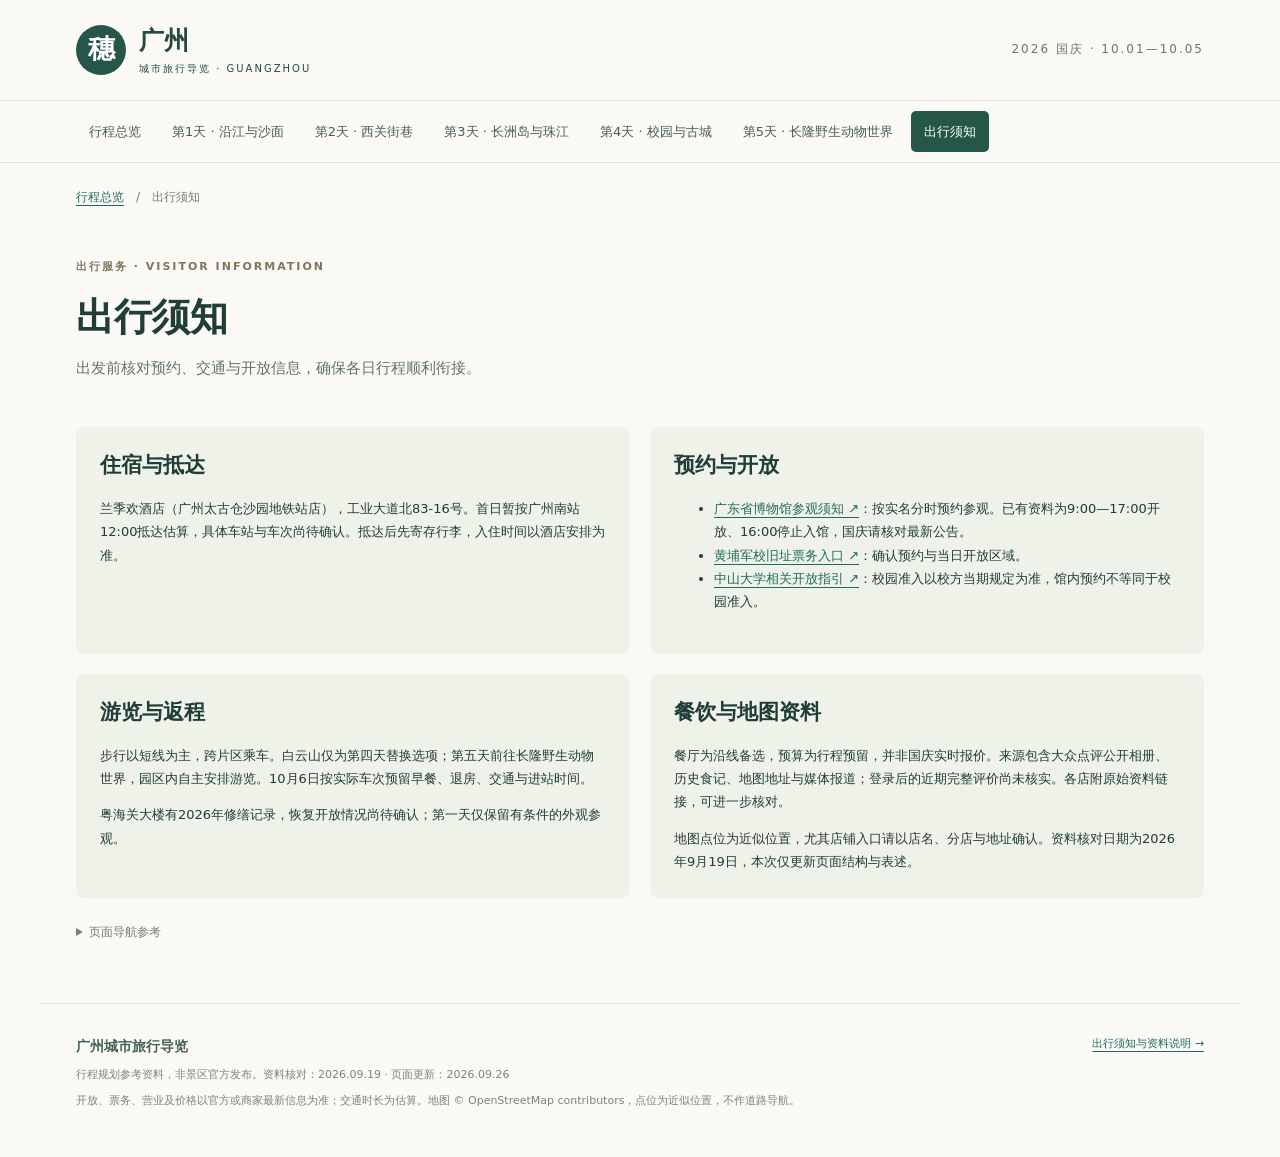
<file: docs/practical.html>
<!doctype html><html lang="zh-CN"><head><meta charset="utf-8"><meta name="viewport" content="width=device-width,initial-scale=1"><meta name="description" content="广州五日旅行导览：每日行程、景点文化、沿途餐饮与游览地图。"><title>出行须知｜广州旅行导览</title><link rel="stylesheet" href="guide.css"><script defer src="guide.js"></script></head><body><a class="skip" href="#main">跳至正文</a><header class="masthead"><a class="brand" href="index.html"><span class="brand-mark">穗</span><span>广州<span class="brand-sub">城市旅行导览 · GUANGZHOU</span></span></a><span class="season">2026 国庆 · 10.01—10.05</span></header><nav class="global-nav" aria-label="主要导航"><a href="index.html" >行程总览</a><a href="day1.html" >第1天 · 沿江与沙面</a><a href="day2.html" >第2天 · 西关街巷</a><a href="day3.html" >第3天 · 长洲岛与珠江</a><a href="day4.html" >第4天 · 校园与古城</a><a href="day5.html" >第5天 · 长隆野生动物世界</a><a href="practical.html" aria-current="page">出行须知</a></nav><main id="main"><div class="breadcrumb"><a href="index.html">行程总览</a><span>/</span>出行须知</div><section class="day-hero"><span class="eyebrow">出行服务 · VISITOR INFORMATION</span><h1>出行须知</h1><p>出发前核对预约、交通与开放信息，确保各日行程顺利衔接。</p></section><div class="info-grid"><section class="panel"><h2>住宿与抵达</h2><p>兰季欢酒店（广州太古仓沙园地铁站店），工业大道北83-16号。首日暂按广州南站12:00抵达估算，具体车站与车次尚待确认。抵达后先寄存行李，入住时间以酒店安排为准。</p></section><section class="panel"><h2>预约与开放</h2><ul><li><a href="https://www.gdmuseum.org.cn/col666/" target="_blank" rel="noopener">广东省博物馆参观须知 ↗</a>：按实名分时预约参观。已有资料为9:00—17:00开放、16:00停止入馆，国庆请核对最新公告。</li><li><a href="https://piaowu.hpma.cn/" target="_blank" rel="noopener">黄埔军校旧址票务入口 ↗</a>：确认预约与当日开放区域。</li><li><a href="https://bwgxsg.sysu.edu.cn/zh-hans/node/76" target="_blank" rel="noopener">中山大学相关开放指引 ↗</a>：校园准入以校方当期规定为准，馆内预约不等同于校园准入。</li></ul></section><section class="panel"><h2>游览与返程</h2><p>步行以短线为主，跨片区乘车。白云山仅为第四天替换选项；第五天前往长隆野生动物世界，园区内自主安排游览。10月6日按实际车次预留早餐、退房、交通与进站时间。</p><p>粤海关大楼有2026年修缮记录，恢复开放情况尚待确认；第一天仅保留有条件的外观参观。</p></section><section class="panel"><h2>餐饮与地图资料</h2><p>餐厅为沿线备选，预算为行程预留，并非国庆实时报价。来源包含大众点评公开相册、历史食记、地图地址与媒体报道；登录后的近期完整评价尚未核实。各店附原始资料链接，可进一步核对。</p><p>地图点位为近似位置，尤其店铺入口请以店名、分店与地址确认。资料核对日期为2026年9月19日，本次仅更新页面结构与表述。</p></section></div><details class="design-note"><summary>页面导航参考</summary><p>导航组织参考 <a href="https://www.visitsingapore.com/travel-tips/travelling-to-singapore/itineraries/" target="_blank" rel="noopener">新加坡旅游局行程专题</a> 的分主题入口，以及 <a href="https://www.discoverhongkong.com/tc/travel-guide/hong-kong-live-travel-map.html" target="_blank" rel="noopener">香港旅游发展局旅游地图</a> 的分类查阅方式。本页面为个人行程导览，与上述机构无隶属关系。</p></details></main><footer><div><strong>广州城市旅行导览</strong><p>行程规划参考资料，非景区官方发布。资料核对：2026.09.19 · 页面更新：2026.09.26</p><p>开放、票务、营业及价格以官方或商家最新信息为准；交通时长为估算。地图 © OpenStreetMap contributors，点位为近似位置，不作道路导航。</p></div><a href="practical.html">出行须知与资料说明 →</a></footer></body></html>
</file>
<file: docs/guide.css>
*{box-sizing:border-box}html{scroll-behavior:smooth;scroll-padding-top:145px}body{margin:0;color:#203e37;background:#faf9f5;font-family:'Microsoft YaHei',system-ui,sans-serif;line-height:1.8}a{color:#216b59;text-underline-offset:4px}h1,h2,h3,p{margin-top:0}h1,h2,h3{line-height:1.35}a:focus-visible,button:focus-visible,summary:focus-visible{outline:3px solid #bc8437;outline-offset:5px}main,.masthead,footer{max-width:1200px;margin:auto;padding:0 36px}.masthead{height:100px;display:flex;align-items:center;justify-content:space-between}.brand{display:flex;gap:13px;align-items:center;font-size:25px;line-height:1.3;font-weight:700;text-decoration:none;color:#254b3f}.brand-mark{width:50px;height:50px;background:#255649;color:#fff;border-radius:50%;display:grid;place-items:center;font-family:serif;font-size:27px}.brand-sub{display:block;font-size:10px;letter-spacing:2px;font-weight:400;margin-top:4px}.season{font-size:12px;letter-spacing:2px;color:#6d766c}.global-nav{display:flex;gap:5px;overflow-x:auto;position:sticky;top:0;background:#faf9f5f5;backdrop-filter:blur(12px);border-block:1px solid #e3e5dc;padding:10px max(20px,calc((100vw - 1128px)/2));z-index:10}.global-nav a{white-space:nowrap;text-decoration:none;font-size:13px;padding:9px 13px;border-radius:5px;color:#495e54}.global-nav a[aria-current],.global-nav a:hover{background:#245748;color:white}.hero{display:grid;grid-template-columns:1.2fr 1fr;gap:40px;padding:60px 0 42px;align-items:center}.eyebrow{font-size:11px;letter-spacing:2px;color:#7c785e;font-weight:700}.hero h1{font-size:48px;line-height:1.4;font-weight:500;margin:16px 0}.hero h1 em{font-style:normal;font-weight:700}.hero p{max-width:490px;color:#637269;font-size:15px}.hero-art{background:#25584e;border-radius:100px 10px 10px 10px;position:relative;padding:38px 0 0;overflow:hidden}.hero-art svg{display:block;width:100%}.art-caption{color:#e6d9b4;position:absolute;top:32px;right:28px;letter-spacing:3px;font-size:12px}.art-note{position:absolute;bottom:8px;right:12px;font-size:10px;color:#30594e}.button,button{display:inline-block;padding:10px 18px;border:1px solid #bbccc1;border-radius:5px;background:#fff;color:#245747;text-decoration:none;font:inherit;font-size:13px;cursor:pointer}.button.primary{background:#255848;color:#fff;border-color:#255848}.text-link{font-size:13px;margin-left:20px}.overview-strip{display:grid;grid-template-columns:repeat(3,1fr);padding:24px 0;border-block:1px solid #dfe3d7}.overview-strip div{display:flex;flex-direction:column;padding-left:26px;border-left:1px solid #dfe3d7}.overview-strip div:first-child{padding-left:0;border:0}.overview-strip b{font-size:22px;font-weight:500}.overview-strip span{font-size:12px;color:#738073}.section-head{display:flex;justify-content:space-between;align-items:end;gap:20px;margin:45px 0 22px}.section-head h2{font-size:26px;margin:8px 0 0}.section-head p{font-size:13px;color:#728070;margin:0}.day-grid{display:grid;grid-template-columns:repeat(3,minmax(0,1fr));gap:22px}.day-card{border:1px solid #e0e4da;border-radius:10px;overflow:hidden;text-decoration:none;background:#fff;transition:transform .18s,box-shadow .18s}.day-card:hover{transform:translateY(-4px);box-shadow:0 12px 28px #264c3910}.card-map{height:156px;position:relative;background:#dce6d8;overflow:hidden}.card-map img{width:100%;height:100%;object-fit:cover;opacity:.7}.card-map>span{position:absolute;left:18px;top:14px;background:#f8fbf2ec;padding:3px 9px;font-size:10px;letter-spacing:2px;color:#355c4a}.card-copy{padding:22px}.card-copy h3{font-size:23px;margin:8px 0 12px;color:#234737}.card-copy p{font-size:13px;color:#6a766b;min-height:68px}.card-cta{display:flex;justify-content:space-between;border-top:1px solid #e8eadf;padding-top:14px;font-size:12px}.free-art{background:radial-gradient(ellipse at 75% 70%,#b8cbb7 0 28%,transparent 29%),linear-gradient(135deg,#e7e8d8,#c7d9cc)}.free-art>span{background:none;font-size:20px;top:30px}.stay{display:grid;grid-template-columns:1fr 1fr;gap:35px;background:#ecefE4;padding:30px;margin:40px 0 60px;border-radius:10px}.stay h2{margin:10px 0}.stay p,.stay a{font-size:13px}.stay p{margin-bottom:10px}.breadcrumb{display:flex;gap:12px;font-size:12px;color:#748071;margin:24px 0}.day-hero{padding:18px 0 30px}.day-hero h1{font-size:38px;margin:12px 0}.day-hero p{color:#647568;font-size:15px;max-width:760px}.chip{display:inline-block;background:#e9eee2;color:#4a6551;padding:4px 11px;font-size:12px;border-radius:4px}.section-nav{position:sticky;top:62px;display:flex;background:#faf9f5;gap:32px;border-bottom:1px solid #d7dfd2;z-index:8;margin-bottom:30px;overflow-x:auto}.section-nav a{font-size:14px;padding:15px 2px;text-decoration:none;white-space:nowrap;border-bottom:3px solid transparent}.section-nav a[aria-selected=true]{border-color:#286149;font-weight:700;color:#19482f}.route-banner{padding:20px 24px;background:#eaf0e5;margin-bottom:32px;border-radius:8px}.route-banner b{font-size:12px}.route-banner p{margin:5px 0 0;font-size:14px}.layout{display:grid;grid-template-columns:minmax(0,1.8fr) minmax(260px,1fr);gap:50px}.layout h2{font-size:23px}.timeline{list-style:none;margin:0;padding:0}.event{border-left:1px solid #c9d6c9;margin-left:5px;padding:0 0 28px 25px;position:relative}.event:before{content:'';width:9px;height:9px;background:#51745b;border:3px solid #faf9f5;box-sizing:content-box;border-radius:50%;position:absolute;left:-8px;top:5px}.event time{font-size:13px;font-weight:700;color:#386747}.tag{font-size:10px;color:#937342;margin-left:12px;background:#f1ebdc;padding:3px 7px}.event h3{font-size:18px;margin:7px 0}.event p{font-size:14px;color:#68756c;margin:0}.panel{background:#eff2e9;border-radius:8px;padding:24px;margin-bottom:18px}.panel h3{font-size:17px}.panel h2{font-size:21px}.panel p,.panel li,.panel a{font-size:13px}.panel p:last-child{margin-bottom:0}.map{max-width:100%;width:100%;border:1px solid #d9ded1;border-radius:8px;cursor:zoom-in}.tab-panel>.section-head{margin-top:0}.places{display:grid;grid-template-columns:repeat(2,minmax(0,1fr));gap:18px}.places article{background:#fff;border:1px solid #dce3d6;padding:24px;border-radius:8px}.places article h3{font-size:18px}.places article p{font-size:14px;color:#5b6c60}.places article a{font-size:12px;display:inline-block;margin:6px 14px 6px 0}.guide p{font-size:14px}.page-turn{display:flex;justify-content:space-between;gap:20px;margin:44px 0 60px;padding-top:25px;border-top:1px solid #dce2d6;font-size:13px}.info-grid{display:grid;grid-template-columns:1fr 1fr;gap:20px}.info-grid .panel{margin:0}.design-note{margin:24px 0 60px;font-size:12px;color:#738070}.design-note summary{cursor:pointer}footer{display:flex;justify-content:space-between;gap:30px;border-top:1px solid #dde3d6;padding-top:30px;padding-bottom:40px;color:#7c8579;font-size:11px}footer strong{font-size:14px;color:#47624d}footer p{max-width:770px;margin:6px 0}footer>a{white-space:nowrap}.skip{position:fixed;top:-100px;left:12px;z-index:100;background:white;padding:10px}.skip:focus{top:8px}[id]{scroll-margin-top:145px}@media(max-width:900px){.day-grid{grid-template-columns:1fr 1fr}.hero h1{font-size:38px}.global-nav{padding-inline:15px}.layout{gap:25px}}@media(max-width:640px){main,.masthead,footer{padding-left:20px;padding-right:20px}.masthead{height:78px}.season{display:none}.brand{font-size:22px}.hero{grid-template-columns:1fr;padding-top:32px;gap:24px}.hero h1{font-size:36px}.hero-art{display:none}.overview-strip b{font-size:17px}.overview-strip span{font-size:10px}.overview-strip div{padding-left:12px}.section-head{display:block}.section-head p{margin-top:12px}.day-grid,.layout,.stay,.info-grid,.places{grid-template-columns:1fr}.card-map{height:140px}.card-copy p{min-height:0}.stay{padding:24px;gap:10px}.day-hero h1{font-size:29px}.section-nav{gap:24px;top:62px}.section-nav a{font-size:13px}.day-hero{padding-bottom:20px}.layout{gap:10px}.page-turn{font-size:12px}footer{display:block}footer>a{display:inline-block;margin-top:15px}.text-link{margin-left:12px}.places article{padding:20px}}@media(prefers-reduced-motion:reduce){html{scroll-behavior:auto}.day-card{transition:none}}@media print{.masthead,.hero-art,footer,.skip{display:none}main{max-width:none;padding:0}.layout,.info-grid{display:block}.event,.panel,.sight{break-inside:avoid}.day-hero{padding:0}.tab-panel{display:block!important;break-before:page}.tab-panel:first-of-type{break-before:auto}}


.guidebook{margin:26px 0;padding-top:22px;border-top:2px solid #dce4d6}.guidebook h3{margin-bottom:8px;font-size:22px}.guide-lead{color:#506454}.guide-index{display:flex;flex-wrap:wrap;gap:7px;margin:16px 0}.guide-index a{font-size:13px;padding:5px 10px;background:#edf1e7;border-radius:6px;text-decoration:none}.guide-tools{display:flex;gap:8px;margin:12px 0}.guide-tools button{font-size:13px}.sight{border:1px solid #dde2d7;border-radius:10px;background:white;margin:10px 0;scroll-margin-top:95px}.sight>summary{cursor:pointer;padding:15px 17px;list-style:none;display:flex;align-items:center;justify-content:space-between;gap:12px}.sight>summary::-webkit-details-marker{display:none}.sight>summary:after{content:'＋';font-size:22px;color:#57715d}.sight[open]>summary:after{content:'−'}.sight-name{font-size:17px;font-weight:700}.sight-meta{display:block;font-size:12px;font-weight:400;color:#7d6948;margin-top:3px}.sight-body{padding:0 18px 18px}.sight-body dl{margin:0}.sight-body dt{font-size:13px;font-weight:700;color:#316047;margin-top:12px}.sight-body dd{margin:3px 0 0;font-size:14px;line-height:1.9;color:#46534a}.sight-body .reference{font-size:12px;margin:14px 0 0;padding-top:10px;border-top:1px solid #edf0e8}.guide-jump{display:inline-block;font-size:14px;margin-bottom:14px}.guide-explain{font-size:13px;color:#737569}@media print{.guide-index,.guide-tools,.guide-jump{display:none}.sight{break-inside:avoid}.sight>summary:after{display:none}.sight-body dd{font-size:12px}}

.foodbook{margin:24px 0;padding:22px 0;border-top:2px solid #dce4d6}.foodbook>h3{font-size:22px}.foodbook .places{grid-template-columns:repeat(2,minmax(0,1fr))}.food-card{scroll-margin-top:100px}.food-card h3{margin:12px 0 4px;font-size:18px}.food-card p{font-size:14px}.food-dish{color:#855a20;font-weight:bold}.food-card a{font-size:13px}.free-day{padding:24px;background:#eef3e8;border-radius:12px;margin:22px 0}@media(max-width:720px){.foodbook .places{grid-template-columns:1fr}}@media print{.food-card{break-inside:avoid}.foodbook .places{display:block}}
.tab-panel[hidden]{display:none}.tab-panel{border-top:0;margin-top:0}.foodbook .places{display:grid}.guidebook{padding-top:0}@media print{.tab-panel[hidden]{display:block}.section-nav,.global-nav,.page-turn{display:none}}
</file>
